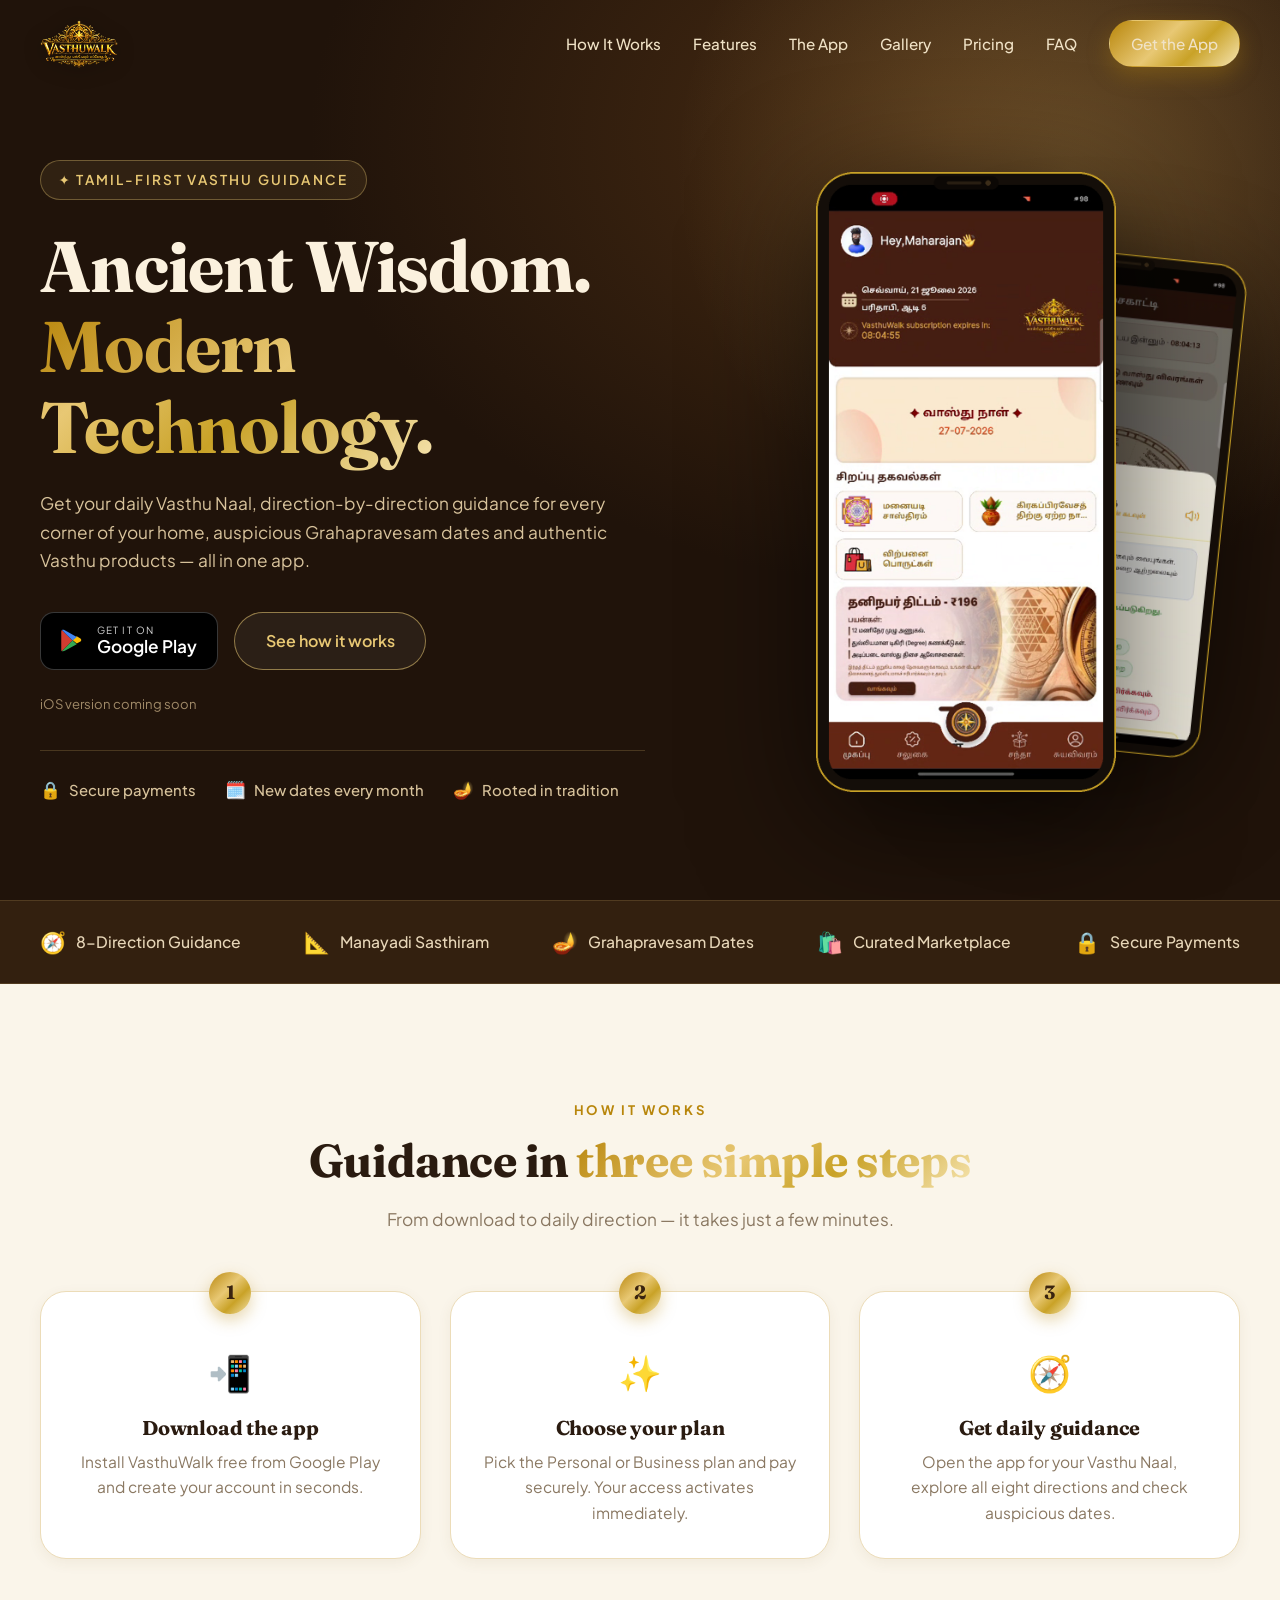
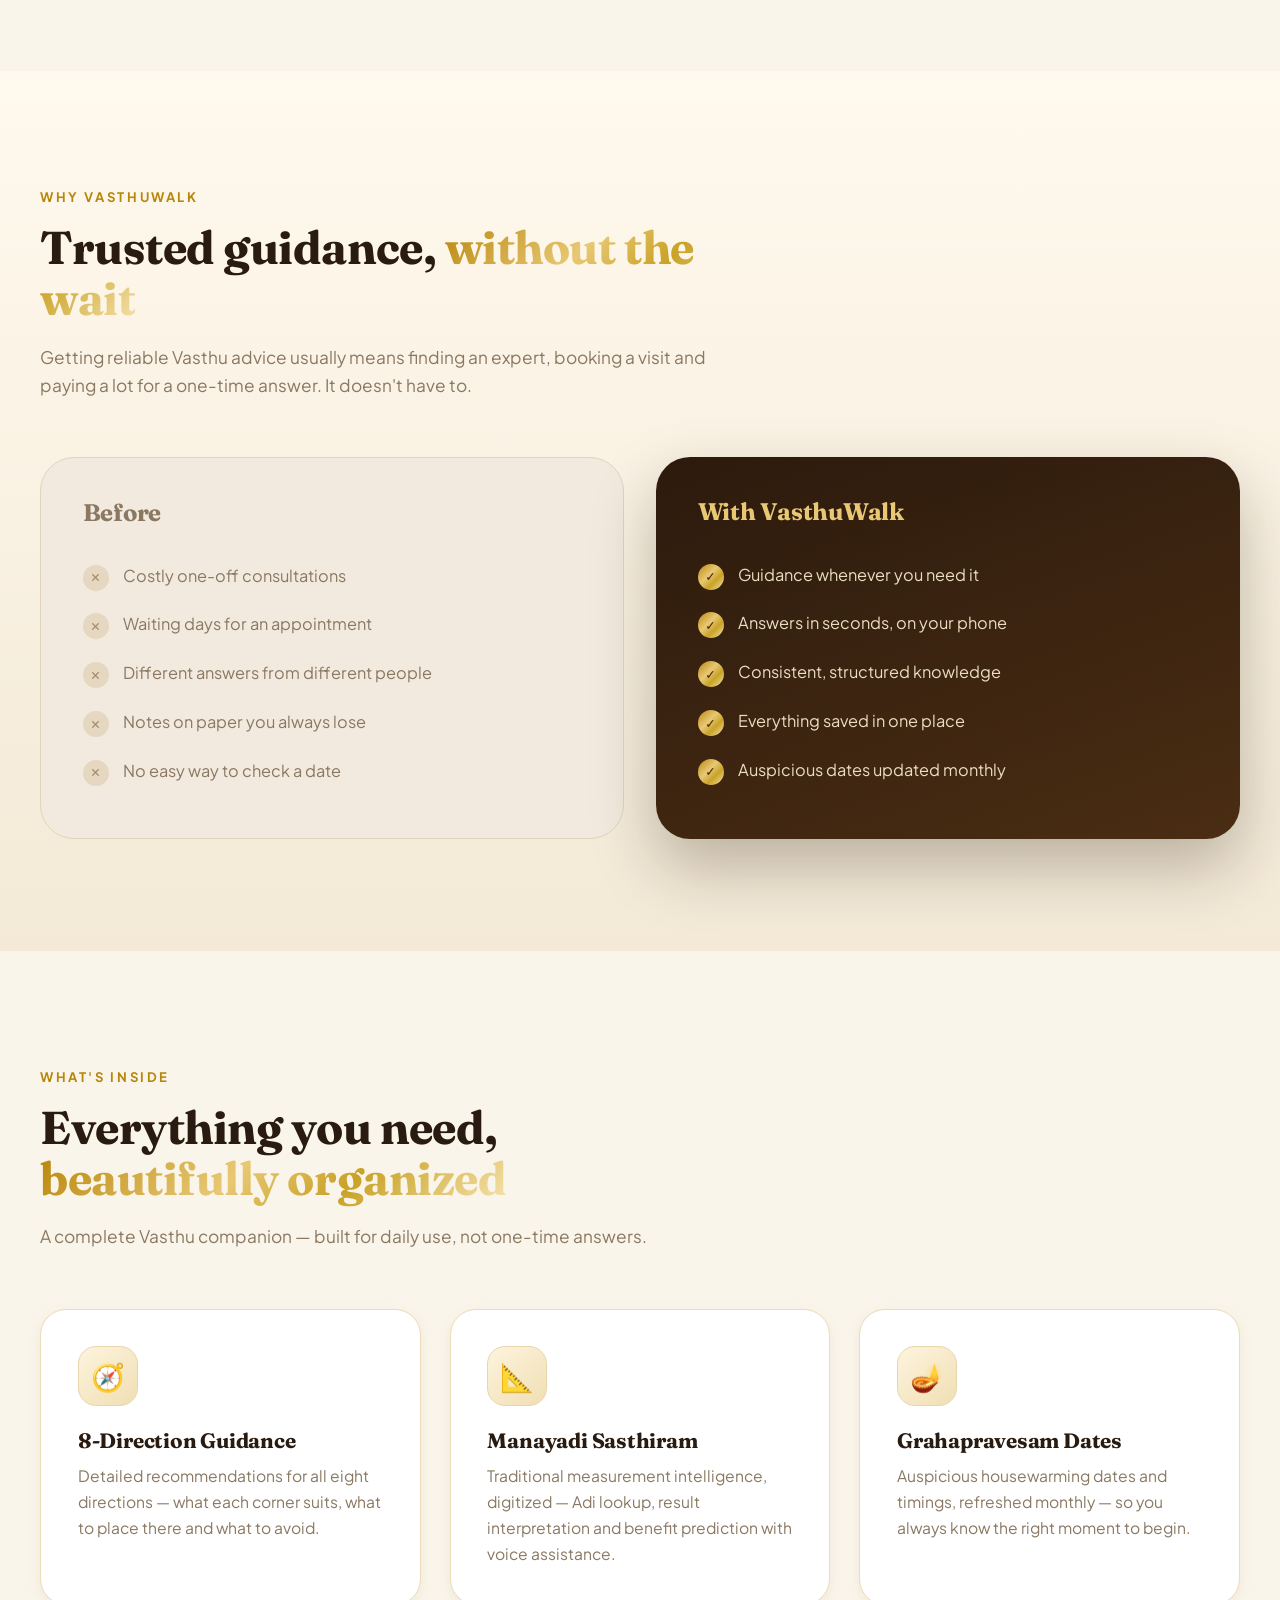
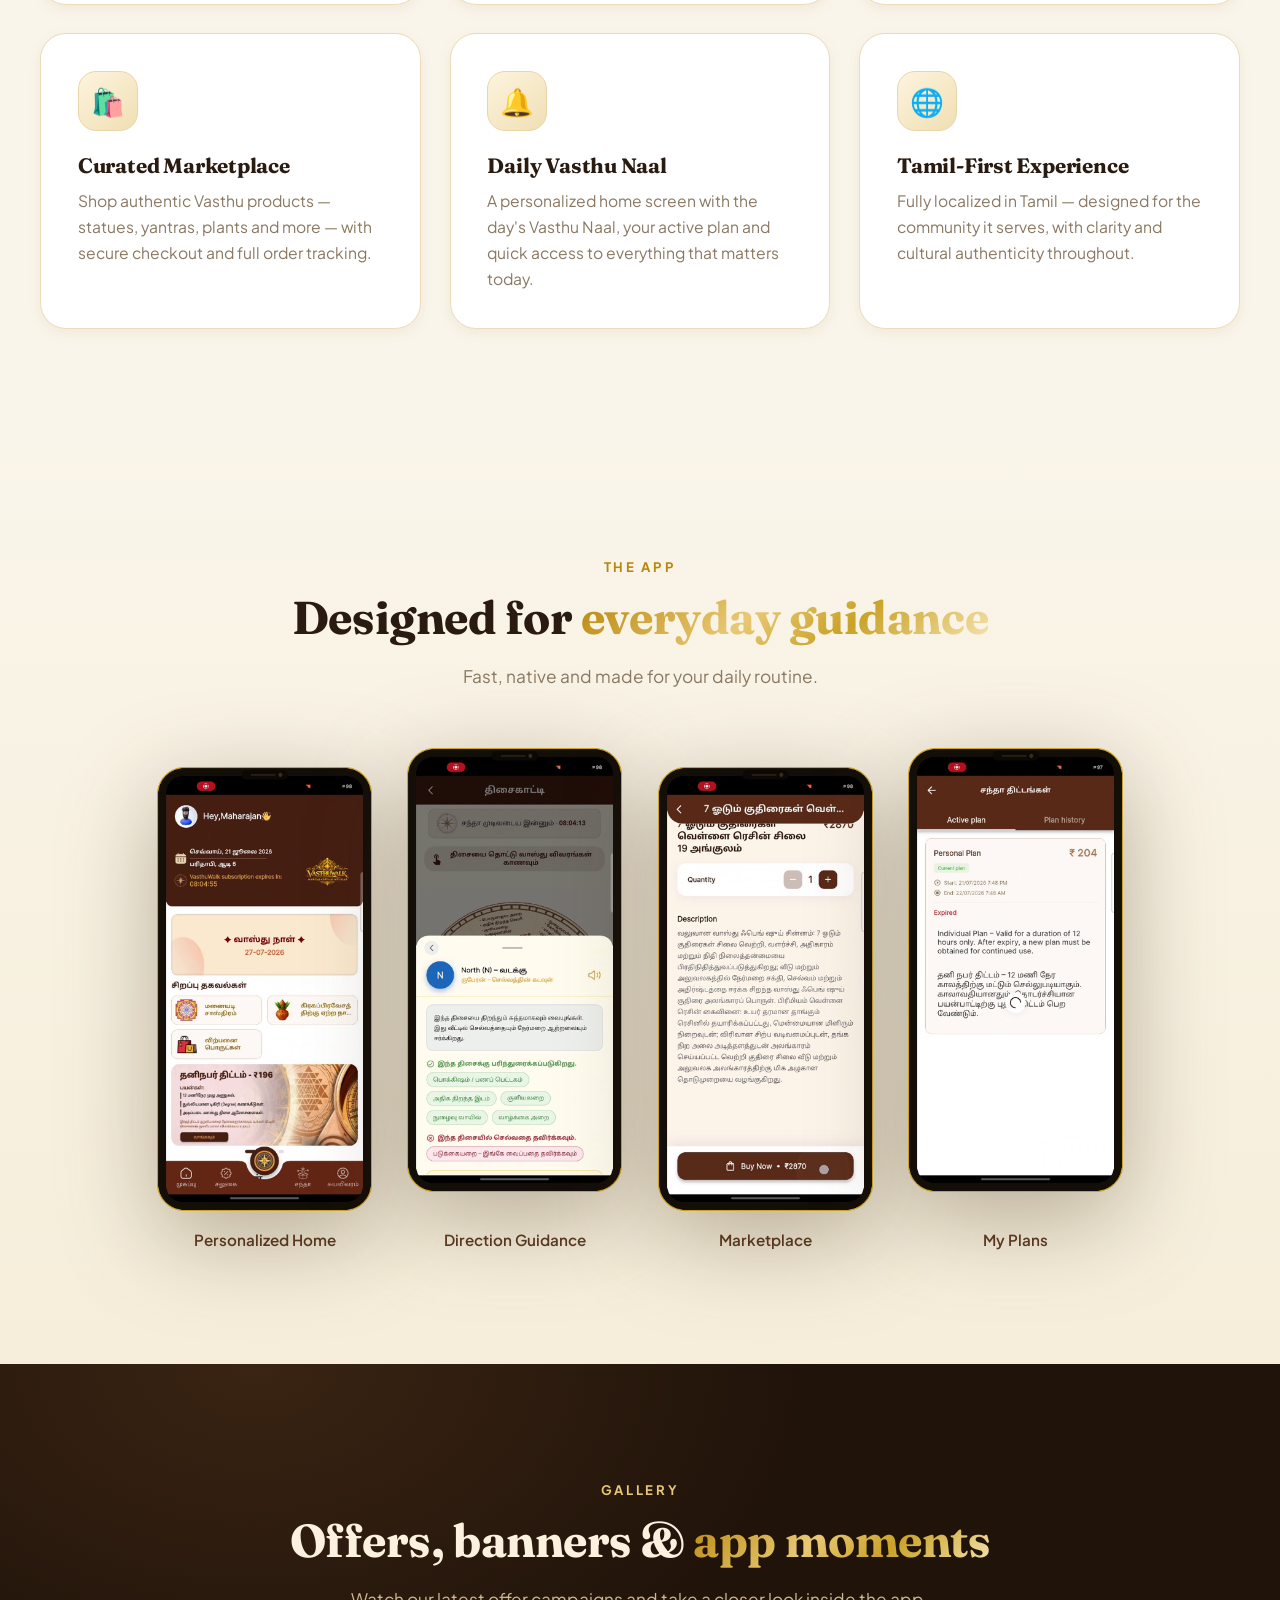
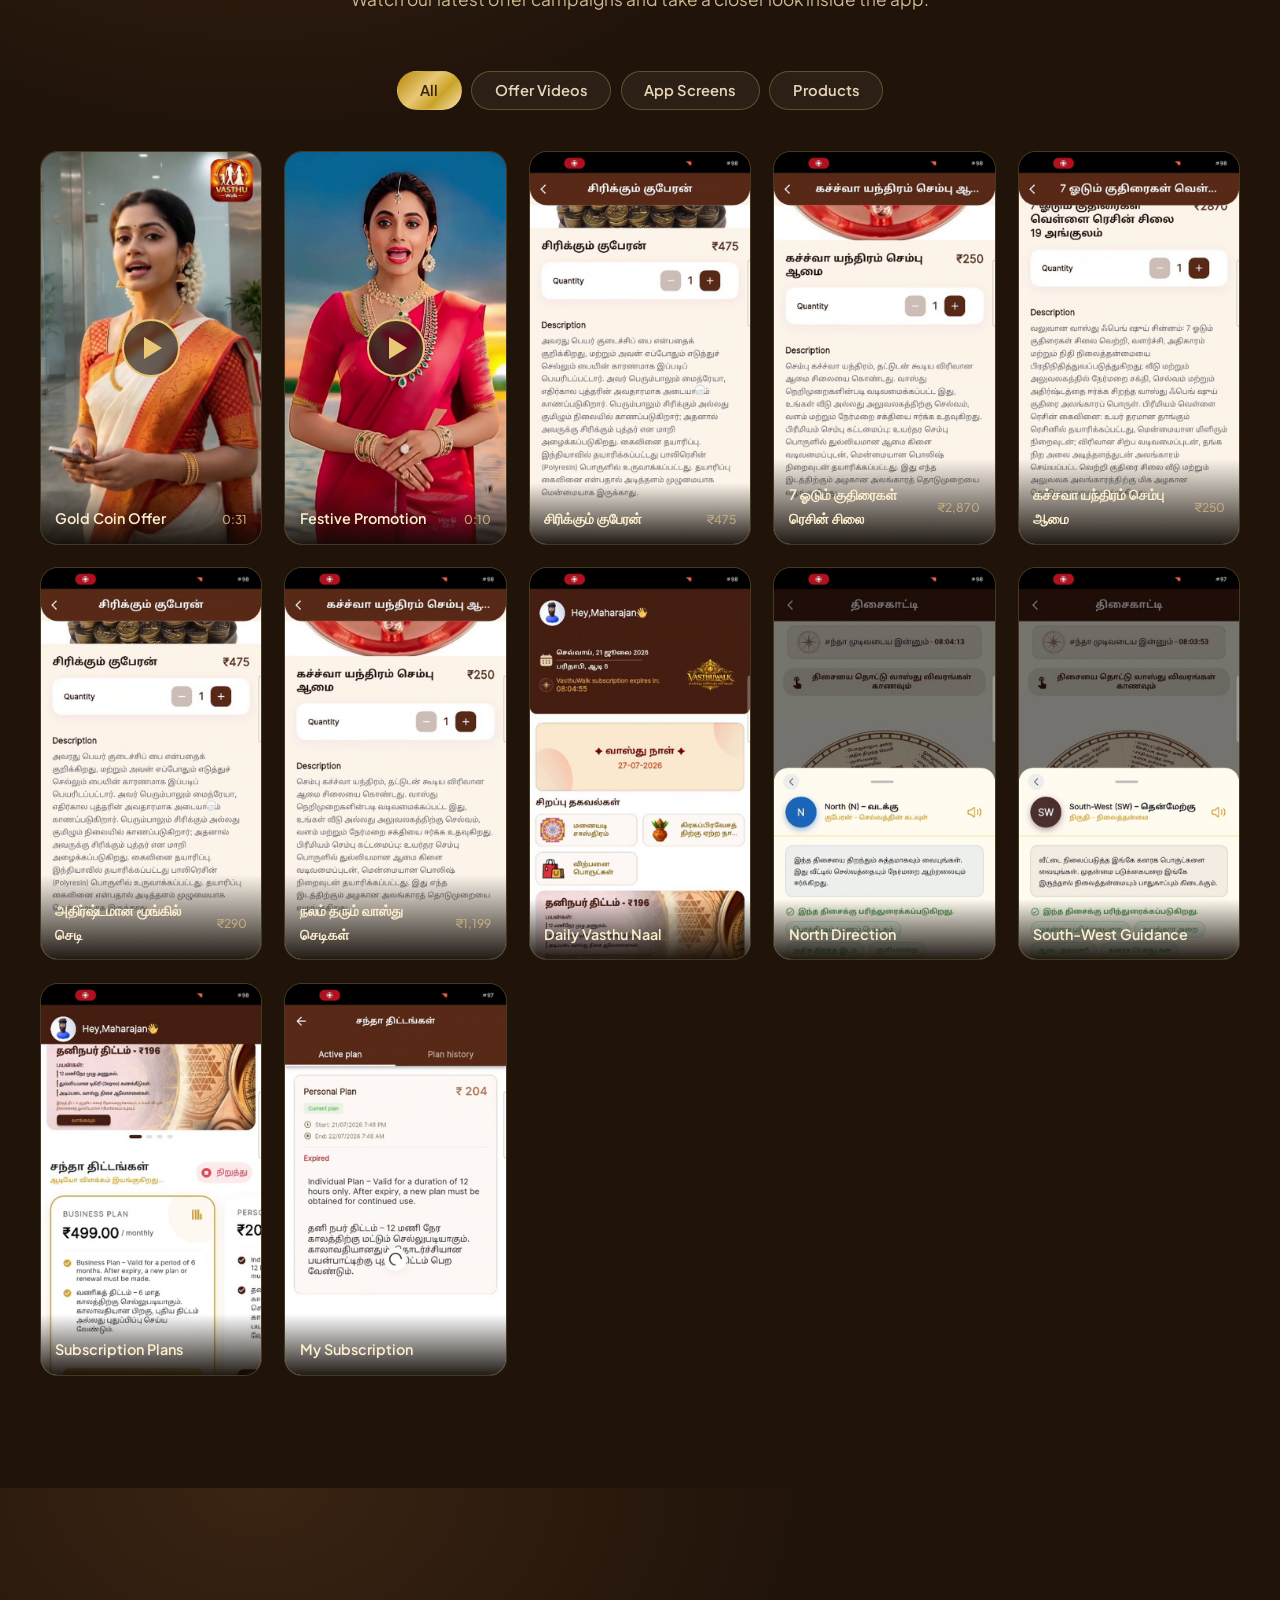
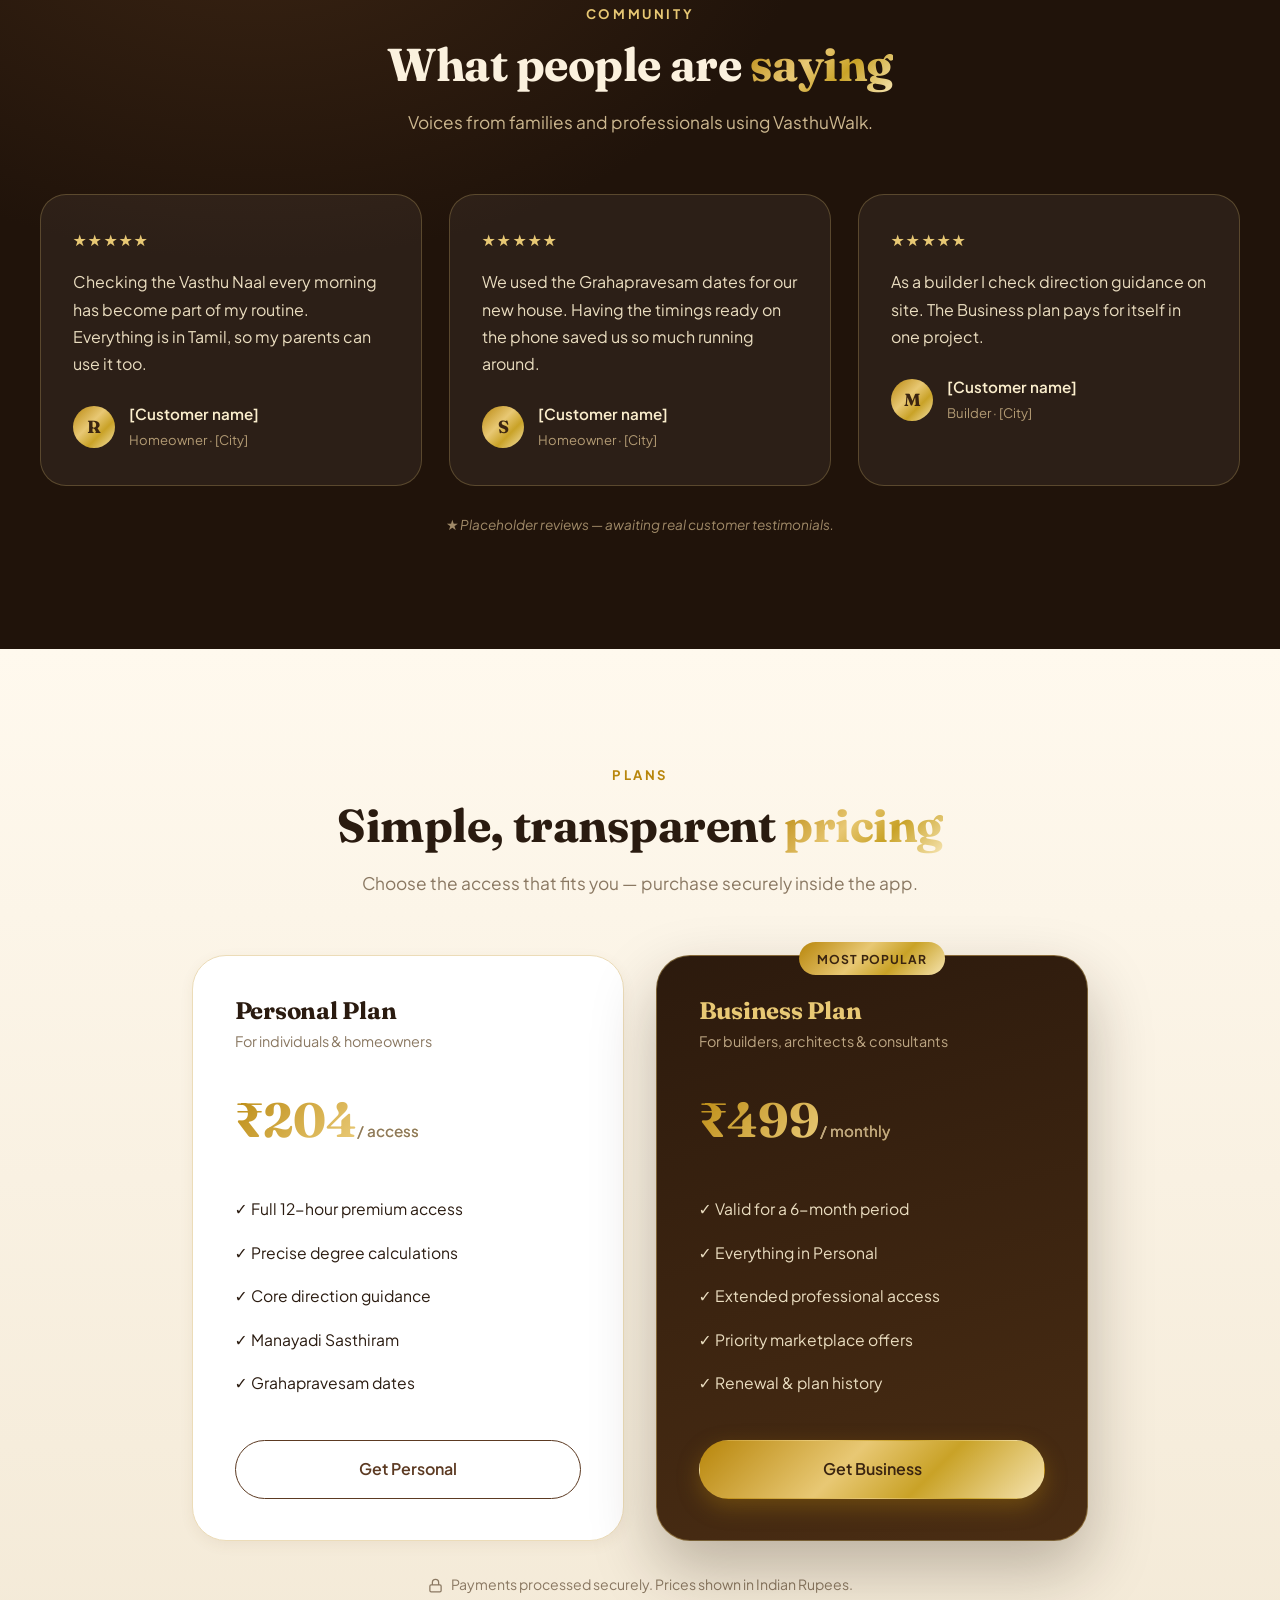
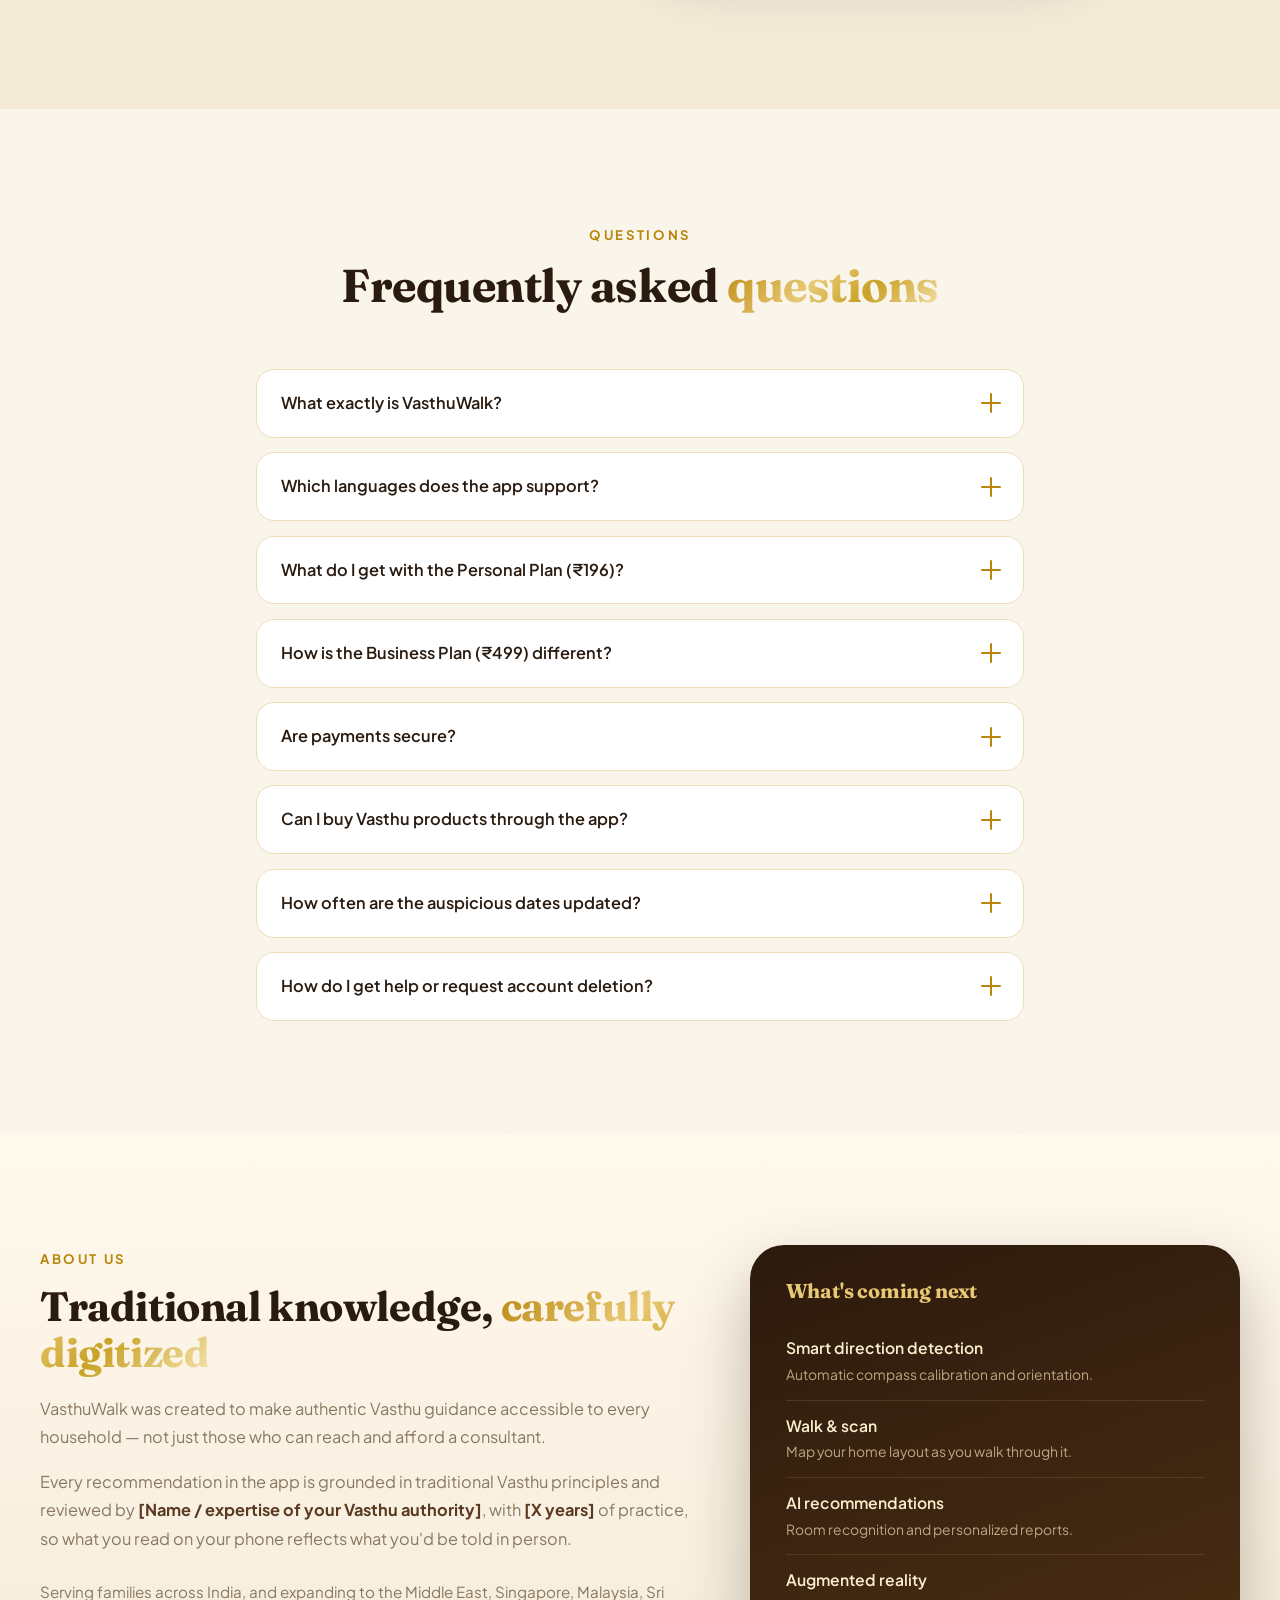
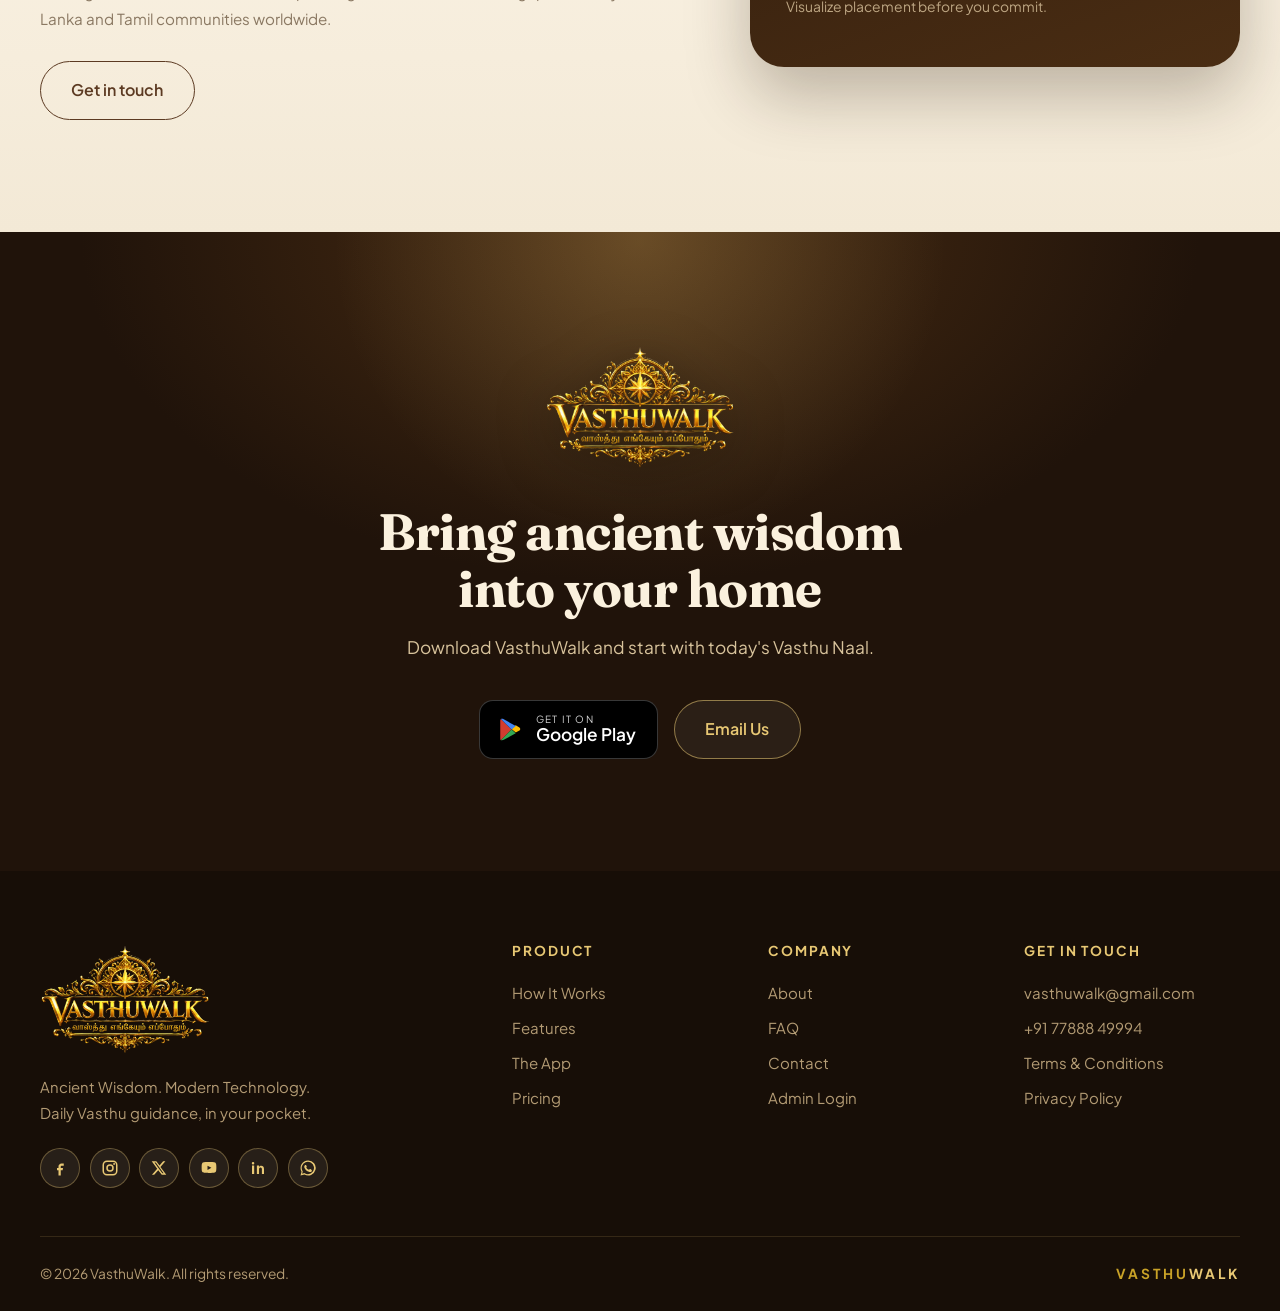
<file: index.html>
<!DOCTYPE html>
<html lang="en">
<head>
<meta charset="UTF-8">
<meta name="viewport" content="width=device-width, initial-scale=1.0">
<title>VasthuWalk — Daily Vasthu Guidance in Your Pocket</title>
<meta name="description" content="VasthuWalk brings traditional Vasthu wisdom to your phone — daily Vasthu Naal, 8-direction guidance, auspicious Grahapravesam dates and a curated marketplace. Tamil-first, available on Google Play.">
<meta name="theme-color" content="#20130a">
<meta property="og:title" content="VasthuWalk — Ancient Wisdom. Modern Technology.">
<meta property="og:description" content="Daily Vasthu Naal, 8-direction guidance, auspicious dates and a curated marketplace — in one Tamil-first app.">
<meta property="og:type" content="website">
<meta property="og:image" content="assets/img/logo.png">
<link rel="icon" href="assets/img/logo.png">
<link rel="preconnect" href="https://fonts.googleapis.com">
<link rel="preconnect" href="https://fonts.gstatic.com" crossorigin>
<link href="https://fonts.googleapis.com/css2?family=Fraunces:opsz,wght@9..144,600;9..144,700&family=Plus+Jakarta+Sans:wght@400;500;600;700&display=swap" rel="stylesheet">
<link rel="stylesheet" href="css/styles.css">
<link rel="stylesheet" href="css/login.css">
<link rel="stylesheet" href="css/gallery.css">
</head>
<body>

<a class="skip" href="#main">Skip to content</a>

<!-- ============ HEADER ============ -->
<header class="hdr" id="hdr">
  <div class="wrap hdr-in">
    <a class="brand" href="#hero" aria-label="VasthuWalk home">
      <img src="assets/img/logo.png" alt="VasthuWalk" class="brand-logo">
    </a>
    <nav class="nav" id="nav" aria-label="Primary">
      <a href="#how">How It Works</a>
      <a href="#features">Features</a>
      <a href="#app">The App</a>
      <a href="#gallery">Gallery</a>
      <a href="#pricing">Pricing</a>
      <a href="#faq">FAQ</a>
      <a href="https://play.google.com/store/apps/details?id=com.vasthuwalk.app" class="btn btn-gold btn-sm" target="_blank" rel="noopener">Get the App</a>
    </nav>
    <button class="burger" id="burger" aria-label="Toggle menu" aria-expanded="false" aria-controls="nav">
      <span></span><span></span><span></span>
    </button>
  </div>
</header>

<main id="main">

<!-- ============ HERO ============ -->
<section class="hero" id="hero">
  <div class="hero-bg" aria-hidden="true"></div>
  <div class="hero-glow" aria-hidden="true"></div>
  <div class="wrap hero-in">
    <div class="hero-copy">
      <span class="eyebrow reveal">✦ Tamil-First Vasthu Guidance</span>
      <h1 class="reveal">Ancient Wisdom.<br><span class="grad">Modern Technology.</span></h1>
      <p class="hero-sub reveal">Get your daily Vasthu Naal, direction-by-direction guidance for every corner of your home, auspicious Grahapravesam dates and authentic Vasthu products — all in one app.</p>

      <div class="hero-cta reveal">
        <a class="store-badge" href="https://play.google.com/store/apps/details?id=com.vasthuwalk.app" target="_blank" rel="noopener" aria-label="Get VasthuWalk on Google Play">
          <svg viewBox="0 0 24 24" aria-hidden="true"><path fill="#EA4335" d="M3.6 1.8 13.4 11.6 3.6 21.4c-.4-.3-.6-.8-.6-1.4V3.2c0-.6.2-1.1.6-1.4z" opacity=".9"/><path fill="#FBBC04" d="m17.3 7.7 3.4 1.9c1 .6 1 2.2 0 2.8l-3.4 1.9-3.9-3.3 3.9-3.3z"/><path fill="#34A853" d="M3.6 21.4 13.4 11.6l3.9 3.3-11 6.2c-.9.5-1.9.4-2.7.3z"/><path fill="#4285F4" d="M3.6 1.8c.8-.1 1.8-.2 2.7.3l11 6.2-3.9 3.3L3.6 1.8z"/></svg>
          <span><small>GET IT ON</small><b>Google Play</b></span>
        </a>
        <a href="#how" class="btn btn-ghost">See how it works</a>
      </div>
      <p class="ios-note reveal">iOS version coming soon</p>

      <ul class="hero-trust reveal">
        <li><span aria-hidden="true">🔒</span>Secure payments</li>
        <li><span aria-hidden="true">🗓️</span>New dates every month</li>
        <li><span aria-hidden="true">🪔</span>Rooted in tradition</li>
      </ul>
    </div>

    <div class="hero-art reveal">
      <img src="assets/img/phones/home.png" alt="VasthuWalk app home screen showing the daily Vasthu Naal" class="ph ph-main" loading="eager">
      <img src="assets/img/phones/direction.png" alt="Direction-based Vasthu guidance screen" class="ph ph-side" loading="lazy">
    </div>
  </div>
</section>

<!-- ============ VALUE STRIP ============ -->
<section class="strip">
  <div class="wrap strip-in">
    <div class="strip-item"><span>🧭</span>8-Direction Guidance</div>
    <div class="strip-item"><span>📐</span>Manayadi Sasthiram</div>
    <div class="strip-item"><span>🪔</span>Grahapravesam Dates</div>
    <div class="strip-item"><span>🛍️</span>Curated Marketplace</div>
    <div class="strip-item"><span>🔒</span>Secure Payments</div>
  </div>
</section>

<!-- ============ HOW IT WORKS ============ -->
<section class="sec" id="how">
  <div class="wrap">
    <div class="sec-head center reveal">
      <span class="kicker">How It Works</span>
      <h2>Guidance in <em>three simple steps</em></h2>
      <p class="sec-lead">From download to daily direction — it takes just a few minutes.</p>
    </div>

    <div class="steps">
      <article class="step reveal">
        <span class="step-n">1</span>
        <div class="step-ico">📲</div>
        <h3>Download the app</h3>
        <p>Install VasthuWalk free from Google Play and create your account in seconds.</p>
      </article>
      <article class="step reveal">
        <span class="step-n">2</span>
        <div class="step-ico">✨</div>
        <h3>Choose your plan</h3>
        <p>Pick the Personal or Business plan and pay securely. Your access activates immediately.</p>
      </article>
      <article class="step reveal">
        <span class="step-n">3</span>
        <div class="step-ico">🧭</div>
        <h3>Get daily guidance</h3>
        <p>Open the app for your Vasthu Naal, explore all eight directions and check auspicious dates.</p>
      </article>
    </div>
  </div>
</section>

<!-- ============ PROBLEM / SOLUTION ============ -->
<section class="sec sec-alt" id="why">
  <div class="wrap">
    <div class="sec-head reveal">
      <span class="kicker">Why VasthuWalk</span>
      <h2>Trusted guidance, <em>without the wait</em></h2>
      <p class="sec-lead">Getting reliable Vasthu advice usually means finding an expert, booking a visit and paying a lot for a one-time answer. It doesn't have to.</p>
    </div>

    <div class="ps-grid">
      <div class="ps-card ps-old reveal">
        <h3>Before</h3>
        <ul class="ps-list">
          <li><i class="x">✕</i>Costly one-off consultations</li>
          <li><i class="x">✕</i>Waiting days for an appointment</li>
          <li><i class="x">✕</i>Different answers from different people</li>
          <li><i class="x">✕</i>Notes on paper you always lose</li>
          <li><i class="x">✕</i>No easy way to check a date</li>
        </ul>
      </div>
      <div class="ps-card ps-new reveal">
        <h3>With VasthuWalk</h3>
        <ul class="ps-list">
          <li><i class="t">✓</i>Guidance whenever you need it</li>
          <li><i class="t">✓</i>Answers in seconds, on your phone</li>
          <li><i class="t">✓</i>Consistent, structured knowledge</li>
          <li><i class="t">✓</i>Everything saved in one place</li>
          <li><i class="t">✓</i>Auspicious dates updated monthly</li>
        </ul>
      </div>
    </div>
  </div>
</section>

<!-- ============ FEATURES ============ -->
<section class="sec" id="features">
  <div class="wrap">
    <div class="sec-head reveal">
      <span class="kicker">What's Inside</span>
      <h2>Everything you need, <em>beautifully organized</em></h2>
      <p class="sec-lead">A complete Vasthu companion — built for daily use, not one-time answers.</p>
    </div>

    <div class="feat-grid">
      <article class="feat reveal">
        <div class="feat-ico">🧭</div>
        <h3>8-Direction Guidance</h3>
        <p>Detailed recommendations for all eight directions — what each corner suits, what to place there and what to avoid.</p>
      </article>
      <article class="feat reveal">
        <div class="feat-ico">📐</div>
        <h3>Manayadi Sasthiram</h3>
        <p>Traditional measurement intelligence, digitized — Adi lookup, result interpretation and benefit prediction with voice assistance.</p>
      </article>
      <article class="feat reveal">
        <div class="feat-ico">🪔</div>
        <h3>Grahapravesam Dates</h3>
        <p>Auspicious housewarming dates and timings, refreshed monthly — so you always know the right moment to begin.</p>
      </article>
      <article class="feat reveal">
        <div class="feat-ico">🛍️</div>
        <h3>Curated Marketplace</h3>
        <p>Shop authentic Vasthu products — statues, yantras, plants and more — with secure checkout and full order tracking.</p>
      </article>
      <article class="feat reveal">
        <div class="feat-ico">🔔</div>
        <h3>Daily Vasthu Naal</h3>
        <p>A personalized home screen with the day's Vasthu Naal, your active plan and quick access to everything that matters today.</p>
      </article>
      <article class="feat reveal">
        <div class="feat-ico">🌐</div>
        <h3>Tamil-First Experience</h3>
        <p>Fully localized in Tamil — designed for the community it serves, with clarity and cultural authenticity throughout.</p>
      </article>
    </div>
  </div>
</section>

<!-- ============ APP SHOWCASE ============ -->
<section class="sec app" id="app">
  <div class="wrap">
    <div class="sec-head center reveal">
      <span class="kicker">The App</span>
      <h2>Designed for <em>everyday guidance</em></h2>
      <p class="sec-lead">Fast, native and made for your daily routine.</p>
    </div>

    <div class="app-show">
      <figure class="app-ph reveal"><img src="assets/img/phones/home.png" alt="Home dashboard with Vasthu Naal" loading="lazy"><figcaption>Personalized Home</figcaption></figure>
      <figure class="app-ph up reveal"><img src="assets/img/phones/direction.png" alt="Eight direction Vasthu guidance" loading="lazy"><figcaption>Direction Guidance</figcaption></figure>
      <figure class="app-ph reveal"><img src="assets/img/phones/product.png" alt="Marketplace product listing" loading="lazy"><figcaption>Marketplace</figcaption></figure>
      <figure class="app-ph up reveal"><img src="assets/img/phones/myplans.png" alt="Subscription plan and history" loading="lazy"><figcaption>My Plans</figcaption></figure>
    </div>
  </div>
</section>

<!-- ============ GALLERY ============ -->
<section class="sec sec-dark gallery" id="gallery">
  <div class="wrap">
    <div class="sec-head center reveal">
      <span class="kicker">Gallery</span>
      <h2>Offers, banners &amp; <em>app moments</em></h2>
      <p class="sec-lead">Watch our latest offer campaigns and take a closer look inside the app.</p>
    </div>

    <!-- filter tabs -->
    <div class="gal-tabs reveal" role="tablist">
      <button class="gal-tab is-on" data-filter="all" role="tab" aria-selected="true">All</button>
      <button class="gal-tab" data-filter="video" role="tab" aria-selected="false">Offer Videos</button>
      <button class="gal-tab" data-filter="screen" role="tab" aria-selected="false">App Screens</button>
      <button class="gal-tab" data-filter="banner" role="tab" aria-selected="false">Banners</button>
      <button class="gal-tab" data-filter="product" role="tab" aria-selected="false">Products</button>
    </div>

    <div class="gal-grid" id="galGrid">

      <!-- videos -->
      <figure class="gal-item is-video reveal" data-type="video"
              data-src="assets/gallery/videos/offer-gold-coin.mp4" data-title="Gold Coin Offer">
        <img src="assets/gallery/videos/offer-gold-coin.jpg" alt="Gold Coin offer campaign" loading="lazy">
        <span class="play" aria-hidden="true"></span>
        <figcaption>Gold Coin Offer<small>0:31</small></figcaption>
      </figure>

      <figure class="gal-item is-video reveal" data-type="video"
              data-src="assets/gallery/videos/offer1.mp4" data-title="Festive Promotion">
        <img src="assets/gallery/videos/offer1.jpg" alt="Festive promotional campaign" loading="lazy">
        <span class="play" aria-hidden="true"></span>
        <figcaption>Festive Promotion<small>0:10</small></figcaption>
      </figure>

      <!-- app screens -->
      <figure class="gal-item reveal" data-type="screen" data-src="assets/gallery/shots/home.jpg" data-title="Daily Vasthu Naal">
        <img src="assets/gallery/shots/home.jpg" alt="App home screen with daily Vasthu Naal" loading="lazy">
        <figcaption>Daily Vasthu Naal</figcaption>
      </figure>
      <figure class="gal-item reveal" data-type="screen" data-src="assets/gallery/shots/direction-n.jpg" data-title="North Direction Guidance">
        <img src="assets/gallery/shots/direction-n.jpg" alt="North direction guidance screen" loading="lazy">
        <figcaption>North Direction</figcaption>
      </figure>
      <figure class="gal-item reveal" data-type="screen" data-src="assets/gallery/shots/direction-sw.jpg" data-title="South-West Guidance">
        <img src="assets/gallery/shots/direction-sw.jpg" alt="South-west direction guidance screen" loading="lazy">
        <figcaption>South-West Guidance</figcaption>
      </figure>
      <figure class="gal-item reveal" data-type="screen" data-src="assets/gallery/shots/plans.jpg" data-title="Subscription Plans">
        <img src="assets/gallery/shots/plans.jpg" alt="Subscription plans screen" loading="lazy">
        <figcaption>Subscription Plans</figcaption>
      </figure>
      <figure class="gal-item reveal" data-type="screen" data-src="assets/gallery/shots/myplans.jpg" data-title="My Subscription">
        <img src="assets/gallery/shots/myplans.jpg" alt="My subscription and plan history" loading="lazy">
        <figcaption>My Subscription</figcaption>
      </figure>

      <!-- products -->
      <figure class="gal-item reveal" data-type="product" data-src="assets/gallery/shots/product-1.jpg" data-title="Vasthu Statue">
        <img src="assets/gallery/shots/product-1.jpg" alt="Vasthu statue product listing" loading="lazy">
        <figcaption>Vasthu Statue</figcaption>
      </figure>
      <figure class="gal-item reveal" data-type="product" data-src="assets/gallery/shots/product-2.jpg" data-title="Vasthu Products">
        <img src="assets/gallery/shots/product-2.jpg" alt="Vasthu product detail" loading="lazy">
        <figcaption>Vasthu Products</figcaption>
      </figure>
      <figure class="gal-item reveal" data-type="product" data-src="assets/gallery/shots/product-3.jpg" data-title="Copper Yantra">
        <img src="assets/gallery/shots/product-3.jpg" alt="Copper yantra product" loading="lazy">
        <figcaption>Copper Yantra</figcaption>
      </figure>

    </div>
  </div>
</section>

<!-- lightbox -->
<div class="lb" id="lightbox" role="dialog" aria-modal="true" aria-label="Gallery viewer" hidden>
  <button class="lb-close" id="lbClose" aria-label="Close">&times;</button>
  <button class="lb-nav lb-prev" id="lbPrev" aria-label="Previous">&#8249;</button>
  <div class="lb-stage" id="lbStage"></div>
  <button class="lb-nav lb-next" id="lbNext" aria-label="Next">&#8250;</button>
  <p class="lb-cap" id="lbCap"></p>
</div>

<!-- ============ TESTIMONIALS ============
     PLACEHOLDER CONTENT — replace with real, permission-granted reviews.
     Do not publish these as if they were genuine customers. See README.
============================================================ -->
<section class="sec sec-dark" id="reviews">
  <div class="wrap">
    <div class="sec-head center reveal">
      <span class="kicker">Community</span>
      <h2>What people are <em>saying</em></h2>
      <p class="sec-lead">Voices from families and professionals using VasthuWalk.</p>
    </div>

    <div class="quotes">
      <figure class="quote reveal">
        <div class="stars" aria-label="5 out of 5">★★★★★</div>
        <blockquote>Checking the Vasthu Naal every morning has become part of my routine. Everything is in Tamil, so my parents can use it too.</blockquote>
        <figcaption><span class="av">R</span><span><b>[Customer name]</b><small>Homeowner · [City]</small></span></figcaption>
      </figure>
      <figure class="quote reveal">
        <div class="stars" aria-label="5 out of 5">★★★★★</div>
        <blockquote>We used the Grahapravesam dates for our new house. Having the timings ready on the phone saved us so much running around.</blockquote>
        <figcaption><span class="av">S</span><span><b>[Customer name]</b><small>Homeowner · [City]</small></span></figcaption>
      </figure>
      <figure class="quote reveal">
        <div class="stars" aria-label="5 out of 5">★★★★★</div>
        <blockquote>As a builder I check direction guidance on site. The Business plan pays for itself in one project.</blockquote>
        <figcaption><span class="av">M</span><span><b>[Customer name]</b><small>Builder · [City]</small></span></figcaption>
      </figure>
    </div>
    <p class="quotes-note reveal">★ Placeholder reviews — awaiting real customer testimonials.</p>
  </div>
</section>

<!-- ============ PRICING ============ -->
<section class="sec sec-alt" id="pricing">
  <div class="wrap">
    <div class="sec-head center reveal">
      <span class="kicker">Plans</span>
      <h2>Simple, transparent <em>pricing</em></h2>
      <p class="sec-lead">Choose the access that fits you — purchase securely inside the app.</p>
    </div>

    <div class="price-grid">
      <div class="price reveal">
        <div class="price-top">
          <h3>Personal Plan</h3>
          <p class="price-for">For individuals &amp; homeowners</p>
        </div>
        <div class="price-amt">₹196<span>/ access</span></div>
        <ul class="price-list">
          <li>✓ Full 12-hour premium access</li>
          <li>✓ Precise degree calculations</li>
          <li>✓ Core direction guidance</li>
          <li>✓ Manayadi Sasthiram</li>
          <li>✓ Grahapravesam dates</li>
        </ul>
        <a href="https://play.google.com/store/apps/details?id=com.vasthuwalk.app" target="_blank" rel="noopener" class="btn btn-outline w-full">Get Personal</a>
      </div>

      <div class="price feat-price reveal">
        <span class="price-badge">Most Popular</span>
        <div class="price-top">
          <h3>Business Plan</h3>
          <p class="price-for">For builders, architects &amp; consultants</p>
        </div>
        <div class="price-amt">₹499<span>/ monthly</span></div>
        <ul class="price-list">
          <li>✓ Valid for a 6-month period</li>
          <li>✓ Everything in Personal</li>
          <li>✓ Extended professional access</li>
          <li>✓ Priority marketplace offers</li>
          <li>✓ Renewal &amp; plan history</li>
        </ul>
        <a href="https://play.google.com/store/apps/details?id=com.vasthuwalk.app" target="_blank" rel="noopener" class="btn btn-gold w-full">Get Business</a>
      </div>
    </div>

    <p class="pay-note reveal">
      <svg viewBox="0 0 24 24" width="15" height="15" fill="none" stroke="currentColor" stroke-width="2"><rect x="3" y="11" width="18" height="11" rx="2"/><path d="M7 11V7a5 5 0 0 1 10 0v4"/></svg>
      Payments processed securely. Prices shown in Indian Rupees.
    </p>
  </div>
</section>

<!-- ============ FAQ ============ -->
<section class="sec" id="faq">
  <div class="wrap">
    <div class="sec-head center reveal">
      <span class="kicker">Questions</span>
      <h2>Frequently asked <em>questions</em></h2>
    </div>

    <div class="faq-list">
      <details class="faq reveal">
        <summary>What exactly is VasthuWalk?<i aria-hidden="true"></i></summary>
        <div class="faq-a"><p>VasthuWalk is a mobile app that brings traditional Vasthu knowledge to your phone. It gives you the daily Vasthu Naal, detailed guidance for all eight directions of your home, auspicious Grahapravesam dates, Manayadi Sasthiram calculations, and a marketplace of authentic Vasthu products.</p></div>
      </details>

      <details class="faq reveal">
        <summary>Which languages does the app support?<i aria-hidden="true"></i></summary>
        <div class="faq-a"><p>The app is Tamil-first — the guidance, product listings and interface are presented in Tamil so the content stays culturally accurate and easy for families to read together.</p></div>
      </details>

      <details class="faq reveal">
        <summary>What do I get with the Personal Plan (₹196)?<i aria-hidden="true"></i></summary>
        <div class="faq-a"><p>The Personal Plan unlocks full premium access for a 12-hour window, including precise degree calculations and core direction-based Vasthu guidance. It suits homeowners who need answers for a specific decision.</p></div>
      </details>

      <details class="faq reveal">
        <summary>How is the Business Plan (₹499) different?<i aria-hidden="true"></i></summary>
        <div class="faq-a"><p>The Business Plan is valid for a six-month period rather than a single session, making it suited to builders, architects and consultants who need to check guidance repeatedly across projects. After it expires, a new plan or renewal is required.</p></div>
      </details>

      <details class="faq reveal">
        <summary>Are payments secure?<i aria-hidden="true"></i></summary>
        <div class="faq-a"><p>Yes. Subscription and marketplace payments are handled through a secure payment gateway, and your plan activates automatically once payment is confirmed. You can view your full plan and payment history inside the app.</p></div>
      </details>

      <details class="faq reveal">
        <summary>Can I buy Vasthu products through the app?<i aria-hidden="true"></i></summary>
        <div class="faq-a"><p>Yes. The in-app marketplace carries curated items such as statues, yantras and plants. Each order moves through a clear status flow — pending, confirmed, dispatched and delivered — so you always know where your purchase is.</p></div>
      </details>

      <details class="faq reveal">
        <summary>How often are the auspicious dates updated?<i aria-hidden="true"></i></summary>
        <div class="faq-a"><p>Grahapravesam dates and Vasthu Naal information are maintained monthly, so the listings you see in the app stay current without needing an app update.</p></div>
      </details>

      <details class="faq reveal">
        <summary>How do I get help or request account deletion?<i aria-hidden="true"></i></summary>
        <div class="faq-a"><p>Email <a href="mailto:vasthuwalk@gmail.com">vasthuwalk@gmail.com</a> or call <a href="tel:+917788849994">+91 77888 49994</a>. You can request an update or deletion of your personal information at any time — see our <a href="privacy.html">Privacy Policy</a>.</p></div>
      </details>
    </div>
  </div>
</section>

<!-- ============ ABOUT ============
     PLACEHOLDER: replace [ ] fields with real founder / expert credentials.
============================================================ -->
<section class="sec sec-alt" id="about">
  <div class="wrap about-grid">
    <div class="reveal">
      <span class="kicker">About Us</span>
      <h2 class="about-h">Traditional knowledge, <em>carefully digitized</em></h2>
      <p>VasthuWalk was created to make authentic Vasthu guidance accessible to every household — not just those who can reach and afford a consultant.</p>
      <p>Every recommendation in the app is grounded in traditional Vasthu principles and reviewed by <b>[Name / expertise of your Vasthu authority]</b>, with <b>[X years]</b> of practice, so what you read on your phone reflects what you'd be told in person.</p>
      <p class="about-reach">Serving families across India, and expanding to the Middle East, Singapore, Malaysia, Sri Lanka and Tamil communities worldwide.</p>
      <a href="#contact" class="btn btn-outline">Get in touch</a>
    </div>
    <div class="about-next reveal">
      <h3>What's coming next</h3>
      <ul>
        <li><b>Smart direction detection</b><span>Automatic compass calibration and orientation.</span></li>
        <li><b>Walk &amp; scan</b><span>Map your home layout as you walk through it.</span></li>
        <li><b>AI recommendations</b><span>Room recognition and personalized reports.</span></li>
        <li><b>Augmented reality</b><span>Visualize placement before you commit.</span></li>
      </ul>
    </div>
  </div>
</section>

<!-- ============ CTA ============ -->
<section class="cta" id="contact">
  <div class="cta-glow" aria-hidden="true"></div>
  <div class="wrap cta-in">
    <img src="assets/img/logo.png" alt="" class="cta-logo" aria-hidden="true">
    <h2 class="reveal">Bring ancient wisdom<br>into your home</h2>
    <p class="reveal">Download VasthuWalk and start with today's Vasthu Naal.</p>
    <div class="cta-btns reveal">
      <a class="store-badge" href="https://play.google.com/store/apps/details?id=com.vasthuwalk.app" target="_blank" rel="noopener" aria-label="Get VasthuWalk on Google Play">
        <svg viewBox="0 0 24 24" aria-hidden="true"><path fill="#EA4335" d="M3.6 1.8 13.4 11.6 3.6 21.4c-.4-.3-.6-.8-.6-1.4V3.2c0-.6.2-1.1.6-1.4z" opacity=".9"/><path fill="#FBBC04" d="m17.3 7.7 3.4 1.9c1 .6 1 2.2 0 2.8l-3.4 1.9-3.9-3.3 3.9-3.3z"/><path fill="#34A853" d="M3.6 21.4 13.4 11.6l3.9 3.3-11 6.2c-.9.5-1.9.4-2.7.3z"/><path fill="#4285F4" d="M3.6 1.8c.8-.1 1.8-.2 2.7.3l11 6.2-3.9 3.3L3.6 1.8z"/></svg>
        <span><small>GET IT ON</small><b>Google Play</b></span>
      </a>
      <a href="mailto:vasthuwalk@gmail.com" class="btn btn-ghost">Email Us</a>
    </div>
  </div>
</section>

</main>

<!-- ============ FOOTER ============ -->
<footer class="ftr">
  <div class="wrap ftr-in">
    <div class="ftr-brand">
      <img src="assets/img/logo.png" alt="VasthuWalk" class="ftr-logo">
      <p>Ancient Wisdom. Modern Technology.<br>Daily Vasthu guidance, in your pocket.</p>
      <div class="social" data-social></div>
    </div>
    <div class="ftr-col">
      <h4>Product</h4>
      <a href="#how">How It Works</a>
      <a href="#features">Features</a>
      <a href="#app">The App</a>
      <a href="#pricing">Pricing</a>
    </div>
    <div class="ftr-col">
      <h4>Company</h4>
      <a href="#about">About</a>
      <a href="#faq">FAQ</a>
      <a href="#contact">Contact</a>
      <a href="login.html">Admin Login</a>
    </div>
    <div class="ftr-col">
      <h4>Get in Touch</h4>
      <a href="mailto:vasthuwalk@gmail.com">vasthuwalk@gmail.com</a>
      <a href="tel:+917788849994">+91 77888 49994</a>
      <a href="terms.html">Terms &amp; Conditions</a>
      <a href="privacy.html">Privacy Policy</a>
    </div>
  </div>
  <div class="wrap ftr-bot">
    <span>© <span data-yr>2026</span> VasthuWalk. All rights reserved.</span>
    <span class="ftr-mark">VASTHU<b>WALK</b></span>
  </div>
</footer>

<script src="js/content.js"></script>
<script src="js/social.js"></script>
<script src="js/gallery.js"></script>
<script src="js/main.js"></script>
</body>
</html>
</file>
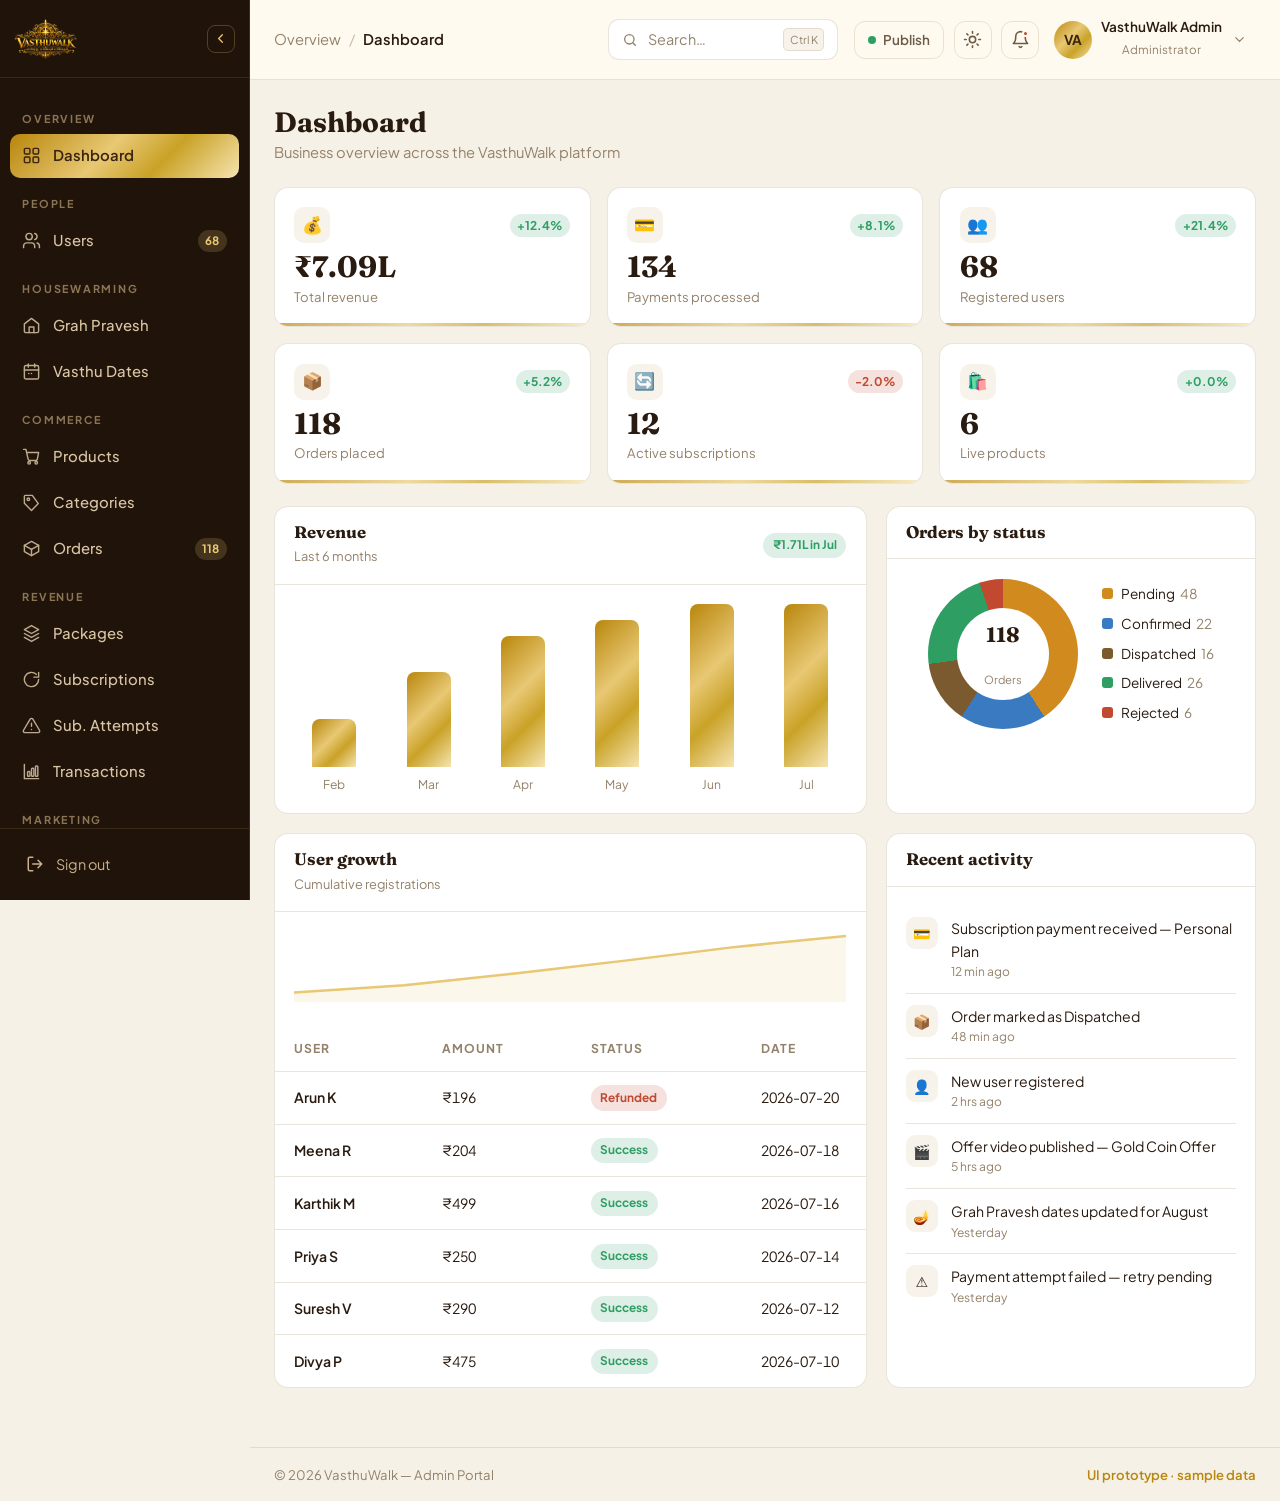
<file: admin/index.html>
<!DOCTYPE html>
<html lang="en" data-theme="light">
<head>
<meta charset="UTF-8">
<meta name="viewport" content="width=device-width, initial-scale=1.0">
<title>Admin Portal — VasthuWalk</title>
<meta name="robots" content="noindex,nofollow">
<meta name="theme-color" content="#faf5ea">
<link rel="icon" href="/assets/img/logo.png">
<link rel="preconnect" href="https://fonts.googleapis.com">
<link rel="preconnect" href="https://fonts.gstatic.com" crossorigin>
<link href="https://fonts.googleapis.com/css2?family=Fraunces:opsz,wght@9..144,600;9..144,700&family=Plus+Jakarta+Sans:wght@400;500;600;700&display=swap" rel="stylesheet">
<link rel="stylesheet" href="/admin/css/admin.css">
</head>
<body>

<div class="shell">

  <!-- ============ SIDEBAR ============ -->
  <aside class="side" id="side">
    <div class="side-top">
      <a href="/index.html" class="side-brand">
        <img src="/assets/img/logo.png" alt="VasthuWalk">
      </a>
      <button class="side-collapse" id="sideCollapse" aria-label="Collapse sidebar">
        <svg viewBox="0 0 24 24" fill="none" stroke="currentColor" stroke-width="2" stroke-linecap="round"><path d="M15 18l-6-6 6-6"/></svg>
      </button>
    </div>

    <nav class="side-nav" id="sideNav" aria-label="Admin modules">
      <span class="nav-label">Overview</span>
      <a href="#/dashboard" data-ico="grid">Dashboard</a>

      <span class="nav-label">People</span>
      <a href="#/users" data-ico="users">Users<em id="cUsers"></em></a>

      <span class="nav-label">Housewarming</span>
      <a href="#/grahpravesh" data-ico="home">Grah Pravesh</a>
      <a href="#/vasthudates" data-ico="calendar">Vasthu Dates</a>

      <span class="nav-label">Commerce</span>
      <a href="#/products" data-ico="cart">Products</a>
      <a href="#/categories" data-ico="tag">Categories</a>
      <a href="#/orders" data-ico="box">Orders<em id="cOrders"></em></a>

      <span class="nav-label">Revenue</span>
      <a href="#/packages" data-ico="layers">Packages</a>
      <a href="#/subscriptions" data-ico="refresh">Subscriptions</a>
      <a href="#/attempts" data-ico="alert">Sub. Attempts</a>
      <a href="#/transactions" data-ico="chart">Transactions</a>

      <span class="nav-label">Marketing</span>
      <a href="#/banners" data-ico="image">Banner Slider</a>
      <a href="#/videos" data-ico="video">Offer Videos</a>

      <span class="nav-label">System</span>
      <a href="#/pages" data-ico="file">Pages</a>
      <a href="#/settings" data-ico="cog">Settings</a>
    </nav>

    <div class="side-foot">
      <a href="/index.html" class="side-exit">
        <svg viewBox="0 0 24 24" fill="none" stroke="currentColor" stroke-width="2" stroke-linecap="round" stroke-linejoin="round"><path d="M9 21H5a2 2 0 0 1-2-2V5a2 2 0 0 1 2-2h4M16 17l5-5-5-5M21 12H9"/></svg>
        <span>Sign out</span>
      </a>
    </div>
  </aside>

  <div class="side-scrim" id="sideScrim"></div>

  <!-- ============ MAIN ============ -->
  <div class="main">

    <header class="topbar">
      <button class="icon-btn burger-btn" id="menuBtn" aria-label="Open menu">
        <svg viewBox="0 0 24 24" fill="none" stroke="currentColor" stroke-width="2" stroke-linecap="round"><path d="M3 6h18M3 12h18M3 18h18"/></svg>
      </button>

      <div class="crumb"><span id="crumbRoot">Admin</span><i>/</i><b id="crumbPage">Dashboard</b></div>

      <button class="search-trigger" id="searchBtn">
        <svg viewBox="0 0 24 24" fill="none" stroke="currentColor" stroke-width="2" stroke-linecap="round"><circle cx="11" cy="11" r="7"/><path d="m20 20-3.5-3.5"/></svg>
        <span>Search…</span><kbd>Ctrl K</kbd>
      </button>

      <div class="top-actions">
        <button class="icon-btn" id="themeBtn" aria-label="Toggle theme" title="Toggle theme">
          <svg class="ico-moon" viewBox="0 0 24 24" fill="none" stroke="currentColor" stroke-width="2" stroke-linecap="round" stroke-linejoin="round"><path d="M21 12.8A9 9 0 1 1 11.2 3a7 7 0 0 0 9.8 9.8z"/></svg>
          <svg class="ico-sun" viewBox="0 0 24 24" fill="none" stroke="currentColor" stroke-width="2" stroke-linecap="round"><circle cx="12" cy="12" r="4"/><path d="M12 2v2M12 20v2M4.9 4.9l1.4 1.4M17.7 17.7l1.4 1.4M2 12h2M20 12h2M4.9 19.1l1.4-1.4M17.7 6.3l1.4-1.4"/></svg>
        </button>

        <div class="bell-wrap">
          <button class="icon-btn" id="bellBtn" aria-label="Notifications">
            <svg viewBox="0 0 24 24" fill="none" stroke="currentColor" stroke-width="2" stroke-linecap="round" stroke-linejoin="round"><path d="M18 8a6 6 0 1 0-12 0c0 7-3 9-3 9h18s-3-2-3-9"/><path d="M13.7 21a2 2 0 0 1-3.4 0"/></svg>
            <span class="dot"></span>
          </button>
          <div class="pop" id="bellPop" hidden>
            <div class="pop-head">Notifications</div>
            <div id="bellList"></div>
          </div>
        </div>

        <div class="who-wrap">
          <button class="who" id="whoBtn" aria-haspopup="true" aria-expanded="false">
            <span class="avatar" id="whoAv">VA</span>
            <span class="who-txt"><b id="whoName">VasthuWalk Admin</b><small id="whoRole">Administrator</small></span>
            <svg class="who-caret" viewBox="0 0 24 24" fill="none" stroke="currentColor" stroke-width="2" stroke-linecap="round"><path d="m6 9 6 6 6-6"/></svg>
          </button>
          <div class="pop acct-pop" id="acctPop" hidden>
            <a href="#/profile" class="acct-item">Profile</a>
            <a href="#/password" class="acct-item">Change Password</a>
            <a href="#/settings" class="acct-item">Setting</a>
            <div class="acct-sep"></div>
            <a href="/index.html" class="acct-item danger">Log Out</a>
          </div>
        </div>
      </div>
    </header>

    <main class="content" id="view"></main>

    <footer class="admin-foot">
      <span>© <span data-yr>2026</span> VasthuWalk — Admin Portal</span>
      <span class="proto">UI prototype · sample data</span>
    </footer>
  </div>
</div>

<!-- command palette -->
<div class="cmdk" id="cmdk" hidden>
  <div class="cmdk-box" role="dialog" aria-modal="true" aria-label="Search">
    <div class="cmdk-input">
      <svg viewBox="0 0 24 24" fill="none" stroke="currentColor" stroke-width="2" stroke-linecap="round"><circle cx="11" cy="11" r="7"/><path d="m20 20-3.5-3.5"/></svg>
      <input type="text" id="cmdkInput" placeholder="Search modules, orders, users…" autocomplete="off">
      <kbd>Esc</kbd>
    </div>
    <div class="cmdk-list" id="cmdkList"></div>
  </div>
</div>

<!-- slide-over drawer (create / edit / view) -->
<div class="drawer-wrap" id="drawerWrap" hidden>
  <div class="drawer-scrim" id="drawerScrim"></div>
  <aside class="drawer" role="dialog" aria-modal="true" aria-labelledby="drawerTitle">
    <header class="drawer-head">
      <div><small id="drawerKind">Edit</small><h3 id="drawerTitle">Record</h3></div>
      <button class="icon-btn" id="drawerClose" aria-label="Close">
        <svg viewBox="0 0 24 24" fill="none" stroke="currentColor" stroke-width="2" stroke-linecap="round"><path d="M18 6 6 18M6 6l12 12"/></svg>
      </button>
    </header>
    <div class="drawer-body" id="drawerBody"></div>
    <footer class="drawer-foot" id="drawerFoot"></footer>
  </aside>
</div>

<!-- confirm dialog -->
<div class="modal-wrap" id="confirmWrap" hidden>
  <div class="modal" role="alertdialog" aria-modal="true" aria-labelledby="confirmTitle">
    <div class="modal-ico">!</div>
    <h3 id="confirmTitle">Delete record?</h3>
    <p id="confirmText">This action cannot be undone.</p>
    <div class="modal-foot">
      <button class="btn btn-line" id="confirmNo">Cancel</button>
      <button class="btn btn-danger" id="confirmYes">Delete</button>
    </div>
  </div>
</div>

<!-- generic form modal (Grah Pravesh / Vasthu dates) -->
<div class="modal-wrap" id="formModal" hidden>
  <div class="modal modal-lg" role="dialog" aria-modal="true" aria-labelledby="fmTitle">
    <header class="fm-head">
      <h3 id="fmTitle">Add</h3>
      <button class="fm-x" id="fmClose" aria-label="Close">
        <svg viewBox="0 0 24 24" fill="none" stroke="currentColor" stroke-width="2" stroke-linecap="round"><path d="M18 6 6 18M6 6l12 12"/></svg>
      </button>
    </header>
    <div class="fm-body" id="fmBody"></div>
    <footer class="fm-foot" id="fmFoot"></footer>
  </div>
</div>

<div class="toasts" id="toasts"></div>

<script src="/admin/js/data.js"></script>
<script src="/admin/js/modules/packages.js"></script>
<script src="/admin/js/modules/subscriptions.js"></script>
<script src="/admin/js/modules/banners.js"></script>
<script src="/admin/js/modules/videos.js"></script>
<script src="/admin/js/modules/pages.js"></script>
<script src="/admin/js/modules/settings.js"></script>
<script src="/admin/js/modules/publish.js"></script>
<script src="/admin/js/admin.js"></script>
</body>
</html>
</file>
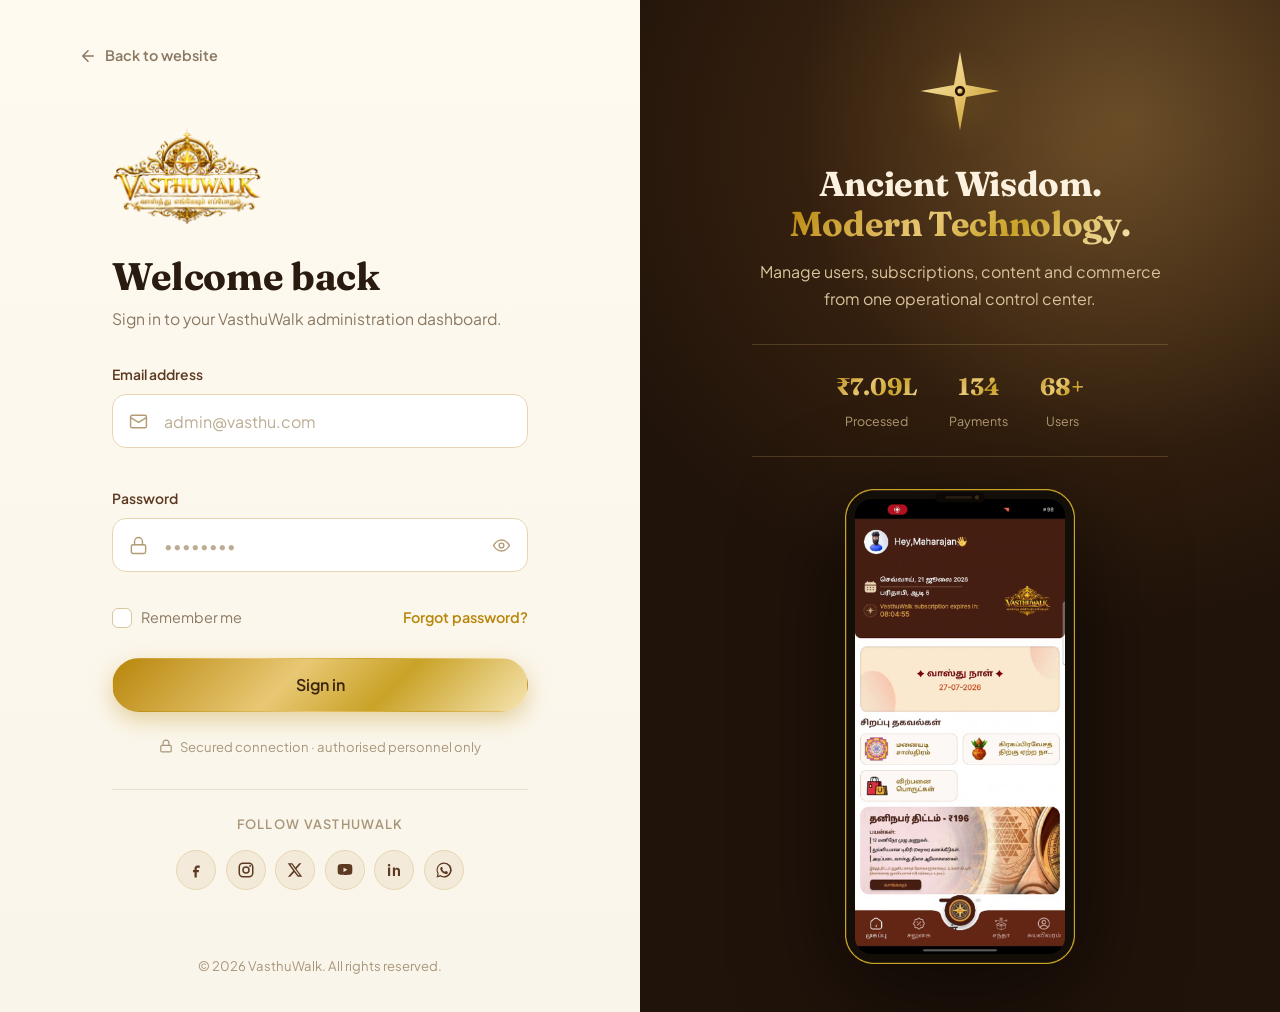
<file: login.html>
<!DOCTYPE html>
<html lang="en">
<head>
<meta charset="UTF-8">
<meta name="viewport" content="width=device-width, initial-scale=1.0">
<title>Admin Login — VasthuWalk</title>
<meta name="description" content="Secure administrator login for the VasthuWalk platform.">
<meta name="robots" content="noindex,nofollow">
<meta name="theme-color" content="#20130a">
<link rel="icon" href="assets/img/logo.png">
<link rel="preconnect" href="https://fonts.googleapis.com">
<link rel="preconnect" href="https://fonts.gstatic.com" crossorigin>
<link href="https://fonts.googleapis.com/css2?family=Fraunces:opsz,wght@9..144,600;9..144,700&family=Plus+Jakarta+Sans:wght@400;500;600;700&display=swap" rel="stylesheet">
<link rel="stylesheet" href="css/styles.css">
<link rel="stylesheet" href="css/login.css">
</head>
<body class="login-body">

<main class="auth">

  <!-- ============ LEFT: FORM ============ -->
  <section class="auth-form-side">
    <a href="index.html" class="back-link" aria-label="Back to website">
      <svg viewBox="0 0 24 24" width="18" height="18" fill="none" stroke="currentColor" stroke-width="2" stroke-linecap="round" stroke-linejoin="round"><path d="M19 12H5M12 19l-7-7 7-7"/></svg>
      Back to website
    </a>

    <div class="auth-box">
      <img src="assets/img/logo.png" alt="VasthuWalk" class="auth-logo">

      <h1>Welcome back</h1>
      <p class="auth-sub">Sign in to your VasthuWalk administration dashboard.</p>

      <!-- PROTOTYPE: submits to the local admin portal demo.
           For real auth, install as a Laravel Blade view, restore
           action="https://www.vasthuwalk.com/login" and add @csrf. -->
      <form class="auth-fields" id="loginForm" method="get" action="admin/index.html" novalidate>

        <div class="field">
          <label for="email">Email address</label>
          <div class="input-wrap">
            <svg class="ico" viewBox="0 0 24 24" fill="none" stroke="currentColor" stroke-width="1.8" stroke-linecap="round" stroke-linejoin="round"><rect x="2" y="4" width="20" height="16" rx="2"/><path d="m22 7-10 6L2 7"/></svg>
            <input type="email" id="email" name="email" placeholder="admin@vasthu.com" autocomplete="username" required>
          </div>
          <span class="err" data-for="email"></span>
        </div>

        <div class="field">
          <label for="password">Password</label>
          <div class="input-wrap">
            <svg class="ico" viewBox="0 0 24 24" fill="none" stroke="currentColor" stroke-width="1.8" stroke-linecap="round" stroke-linejoin="round"><rect x="3" y="11" width="18" height="11" rx="2"/><path d="M7 11V7a5 5 0 0 1 10 0v4"/></svg>
            <input type="password" id="password" name="password" placeholder="••••••••" autocomplete="current-password" required>
            <button type="button" class="peek" id="peek" aria-label="Show password">
              <svg viewBox="0 0 24 24" fill="none" stroke="currentColor" stroke-width="1.8" stroke-linecap="round" stroke-linejoin="round"><path d="M2 12s3.6-7 10-7 10 7 10 7-3.6 7-10 7-10-7-10-7Z"/><circle cx="12" cy="12" r="3"/></svg>
            </button>
          </div>
          <span class="err" data-for="password"></span>
        </div>

        <div class="field-row">
          <label class="check">
            <input type="checkbox" name="remember" id="remember">
            <span class="box"><svg viewBox="0 0 24 24" fill="none" stroke="currentColor" stroke-width="3" stroke-linecap="round" stroke-linejoin="round"><path d="M20 6 9 17l-5-5"/></svg></span>
            Remember me
          </label>
          <a href="https://www.vasthuwalk.com/forgot-password" class="forgot">Forgot password?</a>
        </div>

        <button type="submit" class="btn btn-gold w-full auth-submit">
          <span class="label">Sign in</span>
          <span class="spin" aria-hidden="true"></span>
        </button>
      </form>

      <p class="secure-note">
        <svg viewBox="0 0 24 24" width="14" height="14" fill="none" stroke="currentColor" stroke-width="2"><rect x="3" y="11" width="18" height="11" rx="2"/><path d="M7 11V7a5 5 0 0 1 10 0v4"/></svg>
        Secured connection · authorised personnel only
      </p>

      <!-- social -->
      <div class="auth-social">
        <span>Follow VasthuWalk</span>
        <div class="social" data-social></div>
      </div>
    </div>

    <footer class="auth-foot">© <span data-yr>2026</span> VasthuWalk. All rights reserved.</footer>
  </section>

  <!-- ============ RIGHT: BRAND PANEL ============ -->
  <aside class="auth-brand-side" aria-hidden="true">
    <div class="ab-glow"></div>
    <div class="ab-inner">
      <svg class="ab-compass" viewBox="0 0 100 100" width="86" height="86">
        <defs><linearGradient id="cg" x1="0" y1="0" x2="1" y2="1">
          <stop offset="0" stop-color="#f6e4b0"/><stop offset=".5" stop-color="#e8c874"/><stop offset="1" stop-color="#b8860b"/>
        </linearGradient></defs>
        <g fill="url(#cg)">
          <path d="M50 4 L57 43 L96 50 L57 57 L50 96 L43 57 L4 50 L43 43 Z"/>
          <path d="M50 16 L54 46 L84 50 L54 54 L50 84 L46 54 L16 50 L46 46 Z" opacity=".55"/>
        </g>
        <circle cx="50" cy="50" r="6" fill="#241408"/><circle cx="50" cy="50" r="3" fill="url(#cg)"/>
      </svg>

      <h2>Ancient Wisdom.<br><span class="grad">Modern Technology.</span></h2>
      <p>Manage users, subscriptions, content and commerce from one operational control center.</p>

      <div class="ab-stats">
        <div><b>₹7.09L</b><span>Processed</span></div>
        <div><b>134</b><span>Payments</span></div>
        <div><b>68+</b><span>Users</span></div>
      </div>

      <img src="assets/img/phones/home.png" alt="" class="ab-phone">
    </div>
  </aside>

</main>

<script src="js/social.js"></script>
<script src="js/login.js"></script>
</body>
</html>
</file>
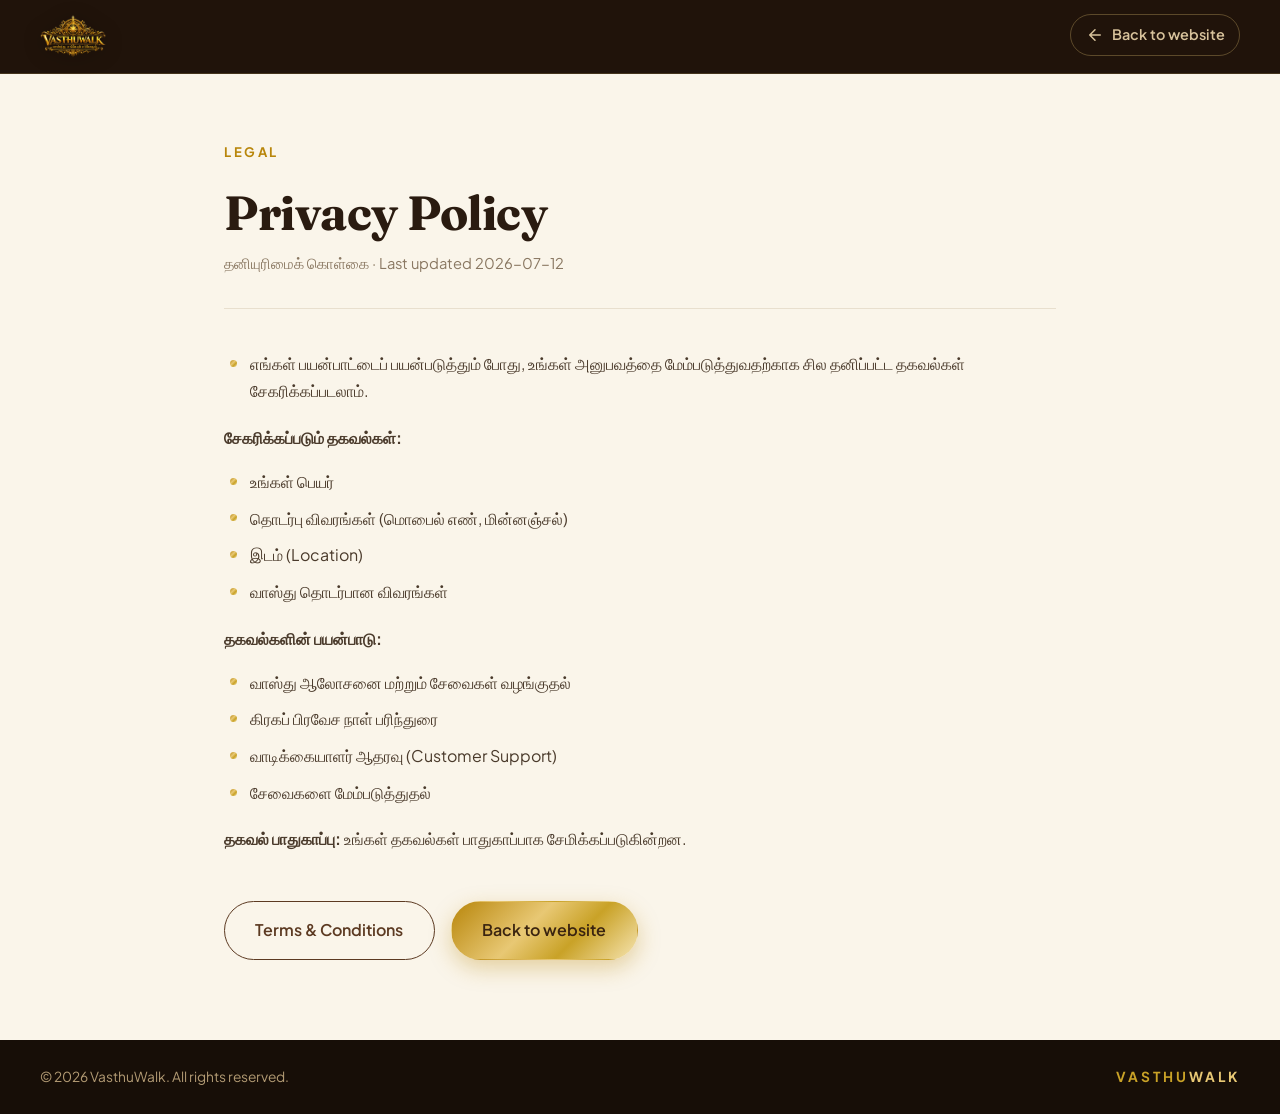
<file: privacy.html>
<!DOCTYPE html>
<html lang="en">
<head>
<meta charset="UTF-8">
<meta name="viewport" content="width=device-width, initial-scale=1.0">
<title>Privacy Policy — VasthuWalk</title>
<meta name="description" content="How VasthuWalk collects, uses and protects your personal information.">
<meta name="theme-color" content="#20130a">
<link rel="icon" href="assets/img/logo.png">
<link rel="preconnect" href="https://fonts.googleapis.com">
<link rel="preconnect" href="https://fonts.gstatic.com" crossorigin>
<link href="https://fonts.googleapis.com/css2?family=Fraunces:opsz,wght@9..144,600;9..144,700&family=Plus+Jakarta+Sans:wght@400;500;600;700&display=swap" rel="stylesheet">
<link rel="stylesheet" href="css/styles.css">
<link rel="stylesheet" href="css/login.css">
<link rel="stylesheet" href="css/legal.css">
</head>
<body class="legal-body">

<header class="legal-hdr">
  <div class="wrap legal-hdr-in">
    <a href="index.html" class="brand"><img src="assets/img/logo.png" alt="VasthuWalk" class="brand-logo"></a>
    <a href="index.html" class="back-link">
      <svg viewBox="0 0 24 24" width="18" height="18" fill="none" stroke="currentColor" stroke-width="2" stroke-linecap="round" stroke-linejoin="round"><path d="M19 12H5M12 19l-7-7 7-7"/></svg>
      Back to website
    </a>
  </div>
</header>

<main class="legal">
  <div class="wrap legal-wrap">

    <div class="legal-head">
      <span class="kicker">Legal</span>
      <h1>Privacy Policy</h1>
      <p class="legal-meta">தனியுரிமைக் கொள்கை · Last updated <time data-page-updated>22 July 2026</time></p>
    </div>

    <div class="legal-body-text" data-page-body="privacy-policy">

      <p class="legal-intro">When you use the VasthuWalk application, we may collect certain personal information in order to improve your experience. This policy explains what we collect, why, and the control you have over it.</p>

      <h2>1. Information we collect <span class="ta">சேகரிக்கப்படும் தகவல்கள்</span></h2>
      <ul>
        <li>Your name <span class="ta">உங்கள் பெயர்</span></li>
        <li>Contact details — mobile number and email <span class="ta">தொடர்பு விவரங்கள் (மொபைல் எண், மின்னஞ்சல்)</span></li>
        <li>Location <span class="ta">இடம் (Location)</span></li>
        <li>Vasthu-related details you provide <span class="ta">வாஸ்து தொடர்பான விவரங்கள்</span></li>
      </ul>

      <h2>2. How we use your information <span class="ta">தகவல்களின் பயன்பாடு</span></h2>
      <p>The information collected is used for the following purposes:</p>
      <ul>
        <li>Providing Vasthu consultation and services <span class="ta">வாஸ்து ஆலோசனை மற்றும் சேவைகள் வழங்குதல்</span></li>
        <li>Recommending Grahapravesam dates <span class="ta">கிரகப் பிரவேச நாள் பரிந்துரை</span></li>
        <li>Customer support <span class="ta">வாடிக்கையாளர் ஆதரவு</span></li>
        <li>Improving our services <span class="ta">சேவைகளை மேம்படுத்துதல்</span></li>
      </ul>

      <h2>3. Data protection <span class="ta">தகவல் பாதுகாப்பு</span></h2>
      <p>Your information is stored securely. It is not shared with any third party without your permission, except where necessary to deliver a service you have requested — such as processing a payment or fulfilling a delivery.</p>
      <p class="ta-block">உங்கள் தகவல்கள் பாதுகாப்பாக சேமிக்கப்படுகின்றன. அனுமதி இல்லாமல் எந்த மூன்றாம் தரப்புக்கும் பகிரப்படாது (Payment அல்லது delivery போன்ற அவசியமான சேவைகள் தவிர).</p>

      <h2>4. Your rights <span class="ta">பயனர் உரிமைகள்</span></h2>
      <p>You may request the following at any time:</p>
      <ul>
        <li><b>Update</b> your information <span class="ta">திருத்த</span></li>
        <li><b>Delete</b> your information <span class="ta">நீக்க</span></li>
      </ul>
      <p>To make a request, contact us using the details below. Account deletion can also be requested from within the app.</p>

      <h2>5. Changes to this policy <span class="ta">கொள்கை மாற்றங்கள்</span></h2>
      <p>This privacy policy may be updated from time to time. When changes are made, notice will be provided within the application.</p>

      <h2>6. Contact us</h2>
      <p>For any question about this policy or your personal data:</p>
      <ul class="contact-list">
        <li>Email <a href="mailto:vasthuwalk@gmail.com">vasthuwalk@gmail.com</a></li>
        <li>Phone <a href="tel:+917788849994">+91 77888 49994</a></li>
      </ul>

      <p class="legal-note">This page reproduces the privacy policy published in the VasthuWalk application. Tamil text is the original; English is provided for convenience.</p>
    </div>

    <div class="legal-foot-nav">
      <a href="terms.html" class="btn btn-outline">Terms &amp; Conditions</a>
      <a href="index.html" class="btn btn-gold">Back to website</a>
    </div>

  </div>
</main>

<footer class="ftr legal-ftr">
  <div class="wrap ftr-bot">
    <span>© <span data-yr>2026</span> VasthuWalk. All rights reserved.</span>
    <span class="ftr-mark">VASTHU<b>WALK</b></span>
  </div>
</footer>

<script src="js/content.js"></script>
<script src="js/social.js"></script>
</body>
</html>
</file>
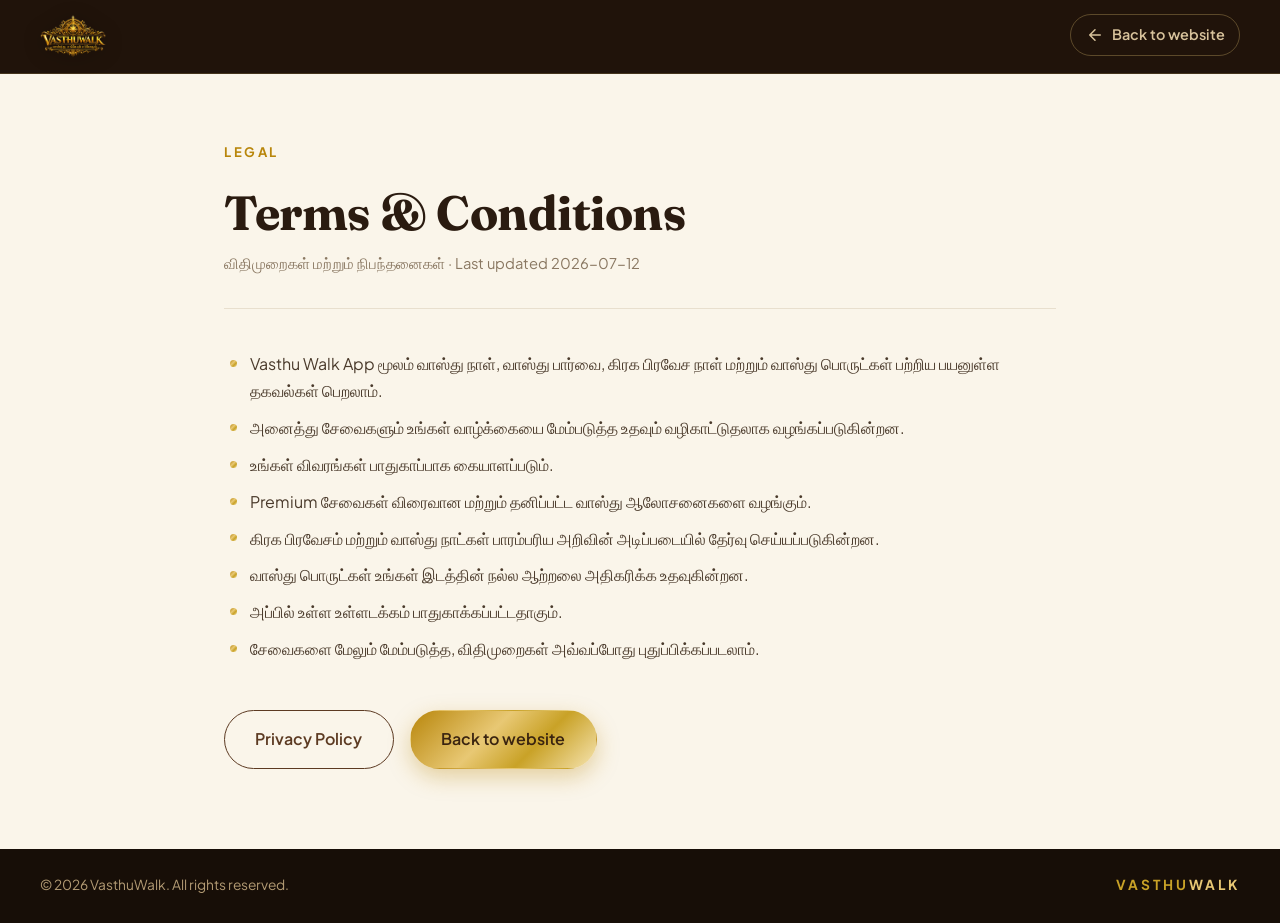
<file: terms.html>
<!DOCTYPE html>
<html lang="en">
<head>
<meta charset="UTF-8">
<meta name="viewport" content="width=device-width, initial-scale=1.0">
<title>Terms &amp; Conditions — VasthuWalk</title>
<meta name="description" content="Terms and conditions for using the VasthuWalk application and services.">
<meta name="theme-color" content="#20130a">
<link rel="icon" href="assets/img/logo.png">
<link rel="preconnect" href="https://fonts.googleapis.com">
<link rel="preconnect" href="https://fonts.gstatic.com" crossorigin>
<link href="https://fonts.googleapis.com/css2?family=Fraunces:opsz,wght@9..144,600;9..144,700&family=Plus+Jakarta+Sans:wght@400;500;600;700&display=swap" rel="stylesheet">
<link rel="stylesheet" href="css/styles.css">
<link rel="stylesheet" href="css/login.css">
<link rel="stylesheet" href="css/legal.css">
</head>
<body class="legal-body">

<header class="legal-hdr">
  <div class="wrap legal-hdr-in">
    <a href="index.html" class="brand"><img src="assets/img/logo.png" alt="VasthuWalk" class="brand-logo"></a>
    <a href="index.html" class="back-link">
      <svg viewBox="0 0 24 24" width="18" height="18" fill="none" stroke="currentColor" stroke-width="2" stroke-linecap="round" stroke-linejoin="round"><path d="M19 12H5M12 19l-7-7 7-7"/></svg>
      Back to website
    </a>
  </div>
</header>

<main class="legal">
  <div class="wrap legal-wrap">

    <div class="legal-head">
      <span class="kicker">Legal</span>
      <h1>Terms &amp; Conditions</h1>
      <p class="legal-meta">விதிமுறைகள் மற்றும் நிபந்தனைகள் · Last updated <time data-page-updated>22 July 2026</time></p>
    </div>

    <div class="legal-body-text" data-page-body="term-condition">

      <p class="legal-intro">By using the VasthuWalk application you agree to the terms set out below. Please read them before purchasing a plan or placing an order.</p>

      <h2>1. Our services</h2>
      <p>Through the VasthuWalk app you can access useful information about Vasthu Naal, Vasthu guidance, Grahapravesam dates and Vasthu products.</p>
      <p class="ta-block">Vasthu Walk App மூலம் வாஸ்து நாள், வாஸ்து பார்வை, கிரக பிரவேச நாள் மற்றும் வாஸ்து பொருட்கள் பற்றிய பயனுள்ள தகவல்கள் பெறலாம்.</p>

      <h2>2. Nature of the guidance</h2>
      <p>All services are provided as guidance intended to help improve your life. They are informational in nature and are not a substitute for professional structural, legal, financial or medical advice.</p>
      <p class="ta-block">அனைத்து சேவைகளும் உங்கள் வாழ்க்கையை மேம்படுத்த உதவும் வழிகாட்டுதலாக வழங்கப்படுகின்றன.</p>

      <h2>3. Traditional basis</h2>
      <p>Grahapravesam dates and Vasthu Naal are selected on the basis of traditional knowledge.</p>
      <p class="ta-block">கிரக பிரவேசம் மற்றும் வாஸ்து நாட்கள் பாரம்பரிய அறிவின் அடிப்படையில் தேர்வு செய்யப்படுகின்றன.</p>

      <h2>4. Premium services</h2>
      <p>Premium plans provide faster and more personalized Vasthu guidance. Plan validity is shown at the time of purchase — the Personal Plan grants access for a limited session, and the Business Plan runs for a fixed period. After expiry, a new plan or renewal is required for continued access.</p>
      <p class="ta-block">Premium சேவைகள் விரைவான மற்றும் தனிப்பட்ட வாஸ்து ஆலோசனைகளை வழங்கும்.</p>

      <h2>5. Vasthu products</h2>
      <p>Vasthu products offered in the marketplace are intended to help enhance the positive energy of your space. Orders progress through pending, confirmed, dispatched and delivered states, which you can track in the app.</p>
      <p class="ta-block">வாஸ்து பொருட்கள் உங்கள் இடத்தின் நல்ல ஆற்றலை அதிகரிக்க உதவுகின்றன.</p>

      <h2>6. Your information</h2>
      <p>Your details are handled securely. See our <a href="privacy.html">Privacy Policy</a> for full details of what we collect and how it is used.</p>
      <p class="ta-block">உங்கள் விவரங்கள் பாதுகாப்பாக கையாளப்படும்.</p>

      <h2>7. Intellectual property</h2>
      <p>The content within the application is protected. It may not be copied, redistributed or resold without permission.</p>
      <p class="ta-block">அப்பில் உள்ள உள்ளடக்கம் பாதுகாக்கப்பட்டதாகும்.</p>

      <h2>8. Changes to these terms</h2>
      <p>To continue improving our services, these terms may be updated from time to time. Continued use of the app after an update constitutes acceptance of the revised terms.</p>
      <p class="ta-block">சேவைகளை மேலும் மேம்படுத்த, விதிமுறைகள் அவ்வப்போது புதுப்பிக்கப்படலாம்.</p>

      <h2>9. Contact us</h2>
      <ul class="contact-list">
        <li>Email <a href="mailto:vasthuwalk@gmail.com">vasthuwalk@gmail.com</a></li>
        <li>Phone <a href="tel:+917788849994">+91 77888 49994</a></li>
      </ul>

      <p class="legal-note">This page reproduces the terms published in the VasthuWalk application. Tamil text is the original; English is provided for convenience. For binding commercial terms — refunds, cancellations and liability — have this document reviewed by a legal professional.</p>
    </div>

    <div class="legal-foot-nav">
      <a href="privacy.html" class="btn btn-outline">Privacy Policy</a>
      <a href="index.html" class="btn btn-gold">Back to website</a>
    </div>

  </div>
</main>

<footer class="ftr legal-ftr">
  <div class="wrap ftr-bot">
    <span>© <span data-yr>2026</span> VasthuWalk. All rights reserved.</span>
    <span class="ftr-mark">VASTHU<b>WALK</b></span>
  </div>
</footer>

<script src="js/content.js"></script>
<script src="js/social.js"></script>
</body>
</html>
</file>
<file: css/styles.css>
/* ==========================================================================
   VasthuWalk — Website Design System
   ========================================================================== */

:root{
  /* brand */
  --espresso:#20130a;
  --espresso-2:#33200f;
  --brown:#5c3a22;
  --maroon:#6e4b3a;
  --gold:#c9a227;
  --gold-lt:#e8c874;
  --gold-pale:#f6e4b0;
  --gold-dk:#b8860b;
  --cream:#faf5ea;
  --cream-2:#f3e9d6;
  --ink:#2a1b10;
  --muted:#8a7862;
  --line:rgba(150,120,80,.18);

  --gg:linear-gradient(135deg,#b8860b 0%,#e8c874 42%,#c9a227 66%,#f6e4b0 100%);

  /* type */
  --f-display:'Fraunces',Georgia,'Times New Roman',serif;
  --f-body:'Plus Jakarta Sans','Segoe UI',system-ui,-apple-system,sans-serif;

  /* layout */
  --wrap:1200px;
  --r-sm:12px; --r-md:18px; --r-lg:26px; --r-xl:34px;
  --shadow-sm:0 4px 14px rgba(120,90,40,.07);
  --shadow-md:0 14px 34px rgba(120,90,40,.12);
  --shadow-lg:0 28px 64px rgba(40,25,10,.28);
  --t:cubic-bezier(.22,.61,.36,1);
}

*,*::before,*::after{box-sizing:border-box;margin:0;padding:0;}
html{scroll-behavior:smooth;-webkit-text-size-adjust:100%;}
body{
  font-family:var(--f-body);
  color:var(--ink);
  background:var(--cream);
  line-height:1.65;
  overflow-x:hidden;
  -webkit-font-smoothing:antialiased;
}
img{max-width:100%;display:block;height:auto;}
a{color:inherit;text-decoration:none;}
ul,ol{list-style:none;}
h1,h2,h3,h4{font-family:var(--f-display);line-height:1.12;font-weight:700;letter-spacing:-.01em;}
em{font-style:normal;background:var(--gg);-webkit-background-clip:text;background-clip:text;color:transparent;}

.wrap{width:min(100% - 2.5rem,var(--wrap));margin-inline:auto;}
/* offset anchor targets so the fixed header never covers a heading */
section[id]{scroll-margin-top:96px;}
.grad{background:var(--gg);-webkit-background-clip:text;background-clip:text;color:transparent;}
.center{text-align:center;margin-inline:auto;}

.skip{position:absolute;left:-999px;top:0;background:var(--espresso);color:var(--gold-lt);padding:.75rem 1.25rem;z-index:200;border-radius:0 0 8px 0;}
.skip:focus{left:0;}
:focus-visible{outline:2px solid var(--gold);outline-offset:3px;border-radius:4px;}

/* ---------- buttons ---------- */
.btn{
  display:inline-flex;align-items:center;justify-content:center;gap:.5rem;
  font-family:var(--f-body);font-weight:600;font-size:1rem;
  padding:.95rem 1.9rem;border-radius:100px;border:1.5px solid transparent;
  cursor:pointer;transition:transform .25s var(--t),box-shadow .25s var(--t),background .25s var(--t),color .25s var(--t);
  white-space:nowrap;
}
.btn-sm{padding:.6rem 1.3rem;font-size:.93rem;}
.btn-gold{background:var(--gg);color:#3a2410;box-shadow:0 8px 22px rgba(184,134,11,.34);}
.btn-gold:hover{transform:translateY(-3px);box-shadow:0 14px 32px rgba(184,134,11,.45);}
.btn-ghost{border-color:rgba(232,200,116,.55);color:var(--gold-lt);background:rgba(255,255,255,.05);}
.btn-ghost:hover{background:rgba(232,200,116,.14);transform:translateY(-3px);}
.btn-outline{border-color:var(--brown);color:var(--brown);background:transparent;}
.btn-outline:hover{background:var(--brown);color:var(--cream);transform:translateY(-3px);}
.w-full{width:100%;}

/* ---------- header ---------- */
.hdr{
  position:fixed;inset:0 0 auto 0;z-index:100;
  padding:1.1rem 0;transition:padding .3s var(--t),background .3s var(--t),box-shadow .3s var(--t);
}
.hdr.scrolled{
  padding:.55rem 0;
  background:rgba(26,16,8,.86);
  backdrop-filter:blur(14px);-webkit-backdrop-filter:blur(14px);
  box-shadow:0 8px 30px rgba(0,0,0,.3);
}
.hdr-in{display:flex;align-items:center;justify-content:space-between;gap:1rem;}
.brand-logo{height:52px;transition:height .3s var(--t);filter:drop-shadow(0 3px 10px rgba(0,0,0,.4));}
.hdr.scrolled .brand-logo{height:42px;}
.nav{display:flex;align-items:center;gap:2rem;}
.nav a{font-size:.95rem;font-weight:500;color:#f0e2c6;position:relative;transition:color .2s;}
.nav a:not(.btn)::after{
  content:'';position:absolute;left:0;bottom:-6px;width:0;height:2px;
  background:var(--gg);transition:width .28s var(--t);border-radius:2px;
}
.nav a:not(.btn):hover{color:var(--gold-lt);}
.nav a:not(.btn):hover::after{width:100%;}
.burger{display:none;flex-direction:column;gap:5px;background:none;border:0;cursor:pointer;padding:.5rem;}
.burger span{width:26px;height:2px;background:var(--gold-lt);border-radius:2px;transition:.3s var(--t);}
.burger.open span:nth-child(1){transform:translateY(7px) rotate(45deg);}
.burger.open span:nth-child(2){opacity:0;}
.burger.open span:nth-child(3){transform:translateY(-7px) rotate(-45deg);}

/* ---------- hero ---------- */
.hero{position:relative;min-height:100svh;display:flex;align-items:center;padding:9rem 0 5rem;overflow:hidden;color:#f3e7d2;}
.hero-bg{position:absolute;inset:0;background:radial-gradient(1000px 700px at 75% 15%,#4a2d13,var(--espresso) 65%);}
.hero-glow{
  position:absolute;width:900px;height:900px;right:-240px;top:-280px;border-radius:50%;
  background:radial-gradient(circle,rgba(232,200,116,.22),transparent 62%);
  animation:float 14s ease-in-out infinite;
}
@keyframes float{0%,100%{transform:translate(0,0)}50%{transform:translate(-28px,26px)}}
.hero-in{position:relative;z-index:2;display:grid;grid-template-columns:1.05fr .95fr;gap:3rem;align-items:center;}
.eyebrow{
  display:inline-block;font-size:.85rem;font-weight:600;letter-spacing:.16em;text-transform:uppercase;
  color:var(--gold-lt);border:1px solid rgba(232,200,116,.35);background:rgba(232,200,116,.08);
  padding:.5rem 1.1rem;border-radius:100px;margin-bottom:1.6rem;
}
.hero h1{font-size:clamp(2.6rem,5.6vw,4.5rem);color:#fbf1de;margin-bottom:1.4rem;}
.hero-sub{font-size:clamp(1rem,1.35vw,1.18rem);color:#d8c39c;max-width:37rem;margin-bottom:2.3rem;}
.hero-cta{display:flex;flex-wrap:wrap;gap:1rem;margin-bottom:3rem;}
.hero-trust{display:flex;gap:2.6rem;flex-wrap:wrap;padding-top:1.8rem;border-top:1px solid rgba(232,200,116,.2);}
.hero-trust b{display:block;font-family:var(--f-display);font-size:1.85rem;background:var(--gg);-webkit-background-clip:text;background-clip:text;color:transparent;}
.hero-trust span{font-size:.85rem;color:#b39b74;}

.hero-art{position:relative;display:flex;justify-content:center;align-items:center;min-height:520px;}
.ph{filter:drop-shadow(0 30px 60px rgba(0,0,0,.62));}
.ph-main{width:min(300px,74%);position:relative;z-index:2;animation:bob 6s ease-in-out infinite;}
.ph-side{width:min(240px,58%);position:absolute;right:3%;top:13%;z-index:1;opacity:.9;transform:rotate(6deg);animation:bob 6s ease-in-out .8s infinite;}
@keyframes bob{0%,100%{transform:translateY(0)}50%{transform:translateY(-16px)}}
.ph-side{animation-name:bob-side;}
@keyframes bob-side{0%,100%{transform:rotate(6deg) translateY(0)}50%{transform:rotate(6deg) translateY(-16px)}}

.scroll-hint{position:absolute;bottom:2rem;left:50%;transform:translateX(-50%);width:24px;height:40px;border:2px solid rgba(232,200,116,.4);border-radius:14px;display:flex;justify-content:center;padding-top:7px;z-index:2;}
.scroll-hint span{width:4px;height:8px;background:var(--gold-lt);border-radius:2px;animation:sc 1.8s infinite;}
@keyframes sc{0%{opacity:0;transform:translateY(0)}40%{opacity:1}80%,100%{opacity:0;transform:translateY(12px)}}

/* ---------- store badge ---------- */
.store-badge{
  display:inline-flex;align-items:center;gap:.8rem;
  background:#000;color:#fff;border:1px solid rgba(255,255,255,.22);
  border-radius:14px;padding:.62rem 1.3rem .62rem 1.05rem;
  transition:transform .25s var(--t),box-shadow .25s var(--t),border-color .25s var(--t);
}
.store-badge:hover{transform:translateY(-3px);box-shadow:0 14px 30px rgba(0,0,0,.4);border-color:rgba(232,200,116,.5);}
.store-badge svg{width:26px;height:26px;flex:none;}
.store-badge span{display:flex;flex-direction:column;line-height:1.15;text-align:left;}
.store-badge small{font-size:.62rem;letter-spacing:.12em;text-transform:uppercase;opacity:.82;}
.store-badge b{font-family:var(--f-body);font-size:1.08rem;font-weight:600;}
.ios-note{margin-top:-1.6rem;margin-bottom:2.2rem;font-size:.82rem;color:#a08a68;}

/* hero trust (user-facing) */
.hero-trust{display:flex;gap:1.8rem;flex-wrap:wrap;padding-top:1.6rem;border-top:1px solid rgba(232,200,116,.2);}
.hero-trust li{display:flex;align-items:center;gap:.5rem;font-size:.93rem;color:#d8c39c;font-weight:500;}
.hero-trust li span{font-size:1.05rem;}

/* ---------- how it works ---------- */
.steps{display:grid;grid-template-columns:repeat(auto-fit,minmax(260px,1fr));gap:1.8rem;position:relative;}
.step{
  position:relative;background:#fff;border:1px solid #ecdcb8;border-radius:var(--r-lg);
  padding:2.6rem 2rem 2rem;text-align:center;box-shadow:var(--shadow-sm);
  transition:transform .35s var(--t),box-shadow .35s var(--t);
}
.step:hover{transform:translateY(-8px);box-shadow:var(--shadow-md);}
.step-n{
  position:absolute;top:-20px;left:50%;transform:translateX(-50%);
  width:42px;height:42px;border-radius:50%;background:var(--gg);color:#3a2410;
  font-family:var(--f-display);font-size:1.2rem;font-weight:700;display:grid;place-items:center;
  box-shadow:0 6px 16px rgba(184,134,11,.34);
}
.step-ico{font-size:2.2rem;margin:.6rem 0 1rem;}
.step h3{font-size:1.25rem;margin-bottom:.6rem;color:var(--ink);}
.step p{font-size:.97rem;color:var(--muted);}

/* ---------- testimonials ---------- */
.quotes{display:grid;grid-template-columns:repeat(auto-fit,minmax(280px,1fr));gap:1.7rem;}
.quote{
  background:rgba(255,255,255,.055);border:1px solid rgba(232,200,116,.24);
  border-radius:var(--r-lg);padding:2rem;transition:transform .35s var(--t),border-color .35s var(--t);
}
.quote:hover{transform:translateY(-6px);border-color:rgba(232,200,116,.5);}
.stars{color:var(--gold-lt);letter-spacing:.15em;font-size:.95rem;margin-bottom:1rem;}
.quote blockquote{color:#eaddc0;font-size:1rem;line-height:1.7;margin-bottom:1.5rem;}
.quote figcaption{display:flex;align-items:center;gap:.85rem;}
.quote .av{
  width:42px;height:42px;border-radius:50%;flex:none;display:grid;place-items:center;
  background:var(--gg);color:#3a2410;font-family:var(--f-display);font-weight:700;font-size:1.1rem;
}
.quote figcaption b{display:block;font-size:.95rem;color:#fbeecd;font-weight:600;}
.quote figcaption small{font-size:.82rem;color:#b39b74;}
.quotes-note{margin-top:1.8rem;text-align:center;font-size:.85rem;color:#a08a68;font-style:italic;}

/* ---------- pricing note ---------- */
.pay-note{
  display:flex;align-items:center;justify-content:center;gap:.5rem;
  margin-top:2rem;font-size:.88rem;color:var(--muted);
}

/* ---------- FAQ ---------- */
.faq-list{max-width:48rem;margin-inline:auto;display:flex;flex-direction:column;gap:.9rem;}
.faq{
  background:#fff;border:1px solid #ecdcb8;border-radius:var(--r-md);
  overflow:hidden;transition:border-color .25s var(--t),box-shadow .25s var(--t);
}
.faq[open]{border-color:var(--gold-lt);box-shadow:var(--shadow-sm);}
.faq summary{
  list-style:none;cursor:pointer;padding:1.25rem 3.2rem 1.25rem 1.5rem;
  font-weight:600;font-size:1.02rem;color:var(--ink);position:relative;
  transition:color .2s;
}
.faq summary::-webkit-details-marker{display:none;}
.faq summary:hover{color:var(--gold-dk);}
.faq summary i{
  position:absolute;right:1.4rem;top:50%;transform:translateY(-50%);
  width:20px;height:20px;
}
.faq summary i::before,.faq summary i::after{
  content:'';position:absolute;background:var(--gold-dk);border-radius:2px;
  transition:transform .3s var(--t),opacity .3s var(--t);
}
.faq summary i::before{left:0;top:9px;width:20px;height:2px;}
.faq summary i::after{left:9px;top:0;width:2px;height:20px;}
.faq[open] summary i::after{transform:rotate(90deg);opacity:0;}
.faq-a{padding:0 1.5rem 1.4rem;}
.faq-a p{color:var(--muted);font-size:.98rem;line-height:1.72;}
.faq-a a{color:var(--gold-dk);font-weight:600;text-decoration:underline;text-underline-offset:3px;}

/* ---------- about ---------- */
.about-grid{display:grid;grid-template-columns:1.15fr .85fr;gap:3rem;align-items:start;}
.about-h{font-size:clamp(1.9rem,3.2vw,2.6rem);margin-bottom:1.2rem;}
.about-grid p{color:var(--muted);margin-bottom:1rem;font-size:1.02rem;line-height:1.75;}
.about-grid p b{color:var(--brown);}
.about-reach{font-size:.95rem!important;padding-top:.6rem;}
.about-grid .btn{margin-top:.8rem;}
.about-next{
  background:linear-gradient(160deg,#2c1a0d,#4a2d13);border-radius:var(--r-xl);
  padding:2.2rem;color:#f4e7cd;box-shadow:var(--shadow-lg);
}
.about-next h3{font-size:1.25rem;color:var(--gold-lt);margin-bottom:1.3rem;}
.about-next li{padding:.75rem 0;border-bottom:1px solid rgba(232,200,116,.14);}
.about-next li:last-child{border-bottom:0;}
.about-next li b{display:block;font-size:.98rem;color:#fbeecd;font-weight:600;}
.about-next li span{font-size:.87rem;color:#bda683;}

/* ---------- strip ---------- */
.strip{background:var(--espresso-2);border-block:1px solid rgba(232,200,116,.16);padding:1.5rem 0;}
.strip-in{display:flex;flex-wrap:wrap;justify-content:space-between;gap:1.5rem;}
.strip-item{display:flex;align-items:center;gap:.6rem;color:#e7d6b8;font-weight:500;font-size:.98rem;}
.strip-item span{font-size:1.3rem;}

/* ---------- sections ---------- */
.sec{padding:7rem 0;position:relative;}
.sec-alt{background:linear-gradient(180deg,#fff9ee,var(--cream-2));}
.sec-dark{background:radial-gradient(900px 600px at 20% 0%,#3a2413,var(--espresso) 62%);color:#f3e7d2;}
.sec-head{max-width:44rem;margin-bottom:3.6rem;}
.sec-head.center{text-align:center;margin-inline:auto;}
.kicker{display:inline-block;font-size:.82rem;font-weight:700;letter-spacing:.2em;text-transform:uppercase;color:var(--gold-dk);margin-bottom:.9rem;}
.sec-dark .kicker{color:var(--gold-lt);}
.sec-head h2{font-size:clamp(2rem,3.6vw,3rem);margin-bottom:1.1rem;}
.sec-dark .sec-head h2{color:#fbf1de;}
.sec-lead{font-size:1.08rem;color:var(--muted);}
.sec-dark .sec-lead{color:#cdb890;}

/* ---------- problem / solution ---------- */
.ps-grid{display:grid;grid-template-columns:1fr 1fr;gap:2rem;}
.ps-card{border-radius:var(--r-xl);padding:2.6rem;}
.ps-old{background:#f2eade;border:1px solid #e2d3bd;}
.ps-new{background:linear-gradient(160deg,#2c1a0d,#4a2d13);color:#f4e7cd;box-shadow:var(--shadow-lg);}
.ps-card h3{font-size:1.5rem;margin-bottom:1.6rem;}
.ps-old h3{color:var(--muted);}
.ps-new h3{color:var(--gold-lt);}
.ps-list li{display:flex;align-items:flex-start;gap:.9rem;padding:.65rem 0;font-size:1.02rem;}
.ps-old li{color:#8a7862;}
.ps-new li{color:#eaddc0;}
.ps-list i{flex:none;width:26px;height:26px;border-radius:50%;display:grid;place-items:center;font-size:.78rem;font-weight:800;font-style:normal;margin-top:2px;}
.ps-list .x{background:#e6d7c0;color:#a08a6c;}
.ps-list .t{background:var(--gg);color:#3a2410;}

/* ---------- features ---------- */
.feat-grid{display:grid;grid-template-columns:repeat(auto-fit,minmax(300px,1fr));gap:1.8rem;}
.feat{
  background:#fff;border:1px solid #ecdcb8;border-radius:var(--r-lg);padding:2.3rem;
  box-shadow:var(--shadow-sm);transition:transform .35s var(--t),box-shadow .35s var(--t),border-color .35s var(--t);
}
.feat:hover{transform:translateY(-8px);box-shadow:var(--shadow-md);border-color:var(--gold-lt);}
.feat-ico{
  width:60px;height:60px;border-radius:18px;display:grid;place-items:center;font-size:1.7rem;
  background:linear-gradient(140deg,#fdf4de,#f0dfb4);border:1px solid #e8d5aa;margin-bottom:1.4rem;
}
.feat h3{font-size:1.3rem;margin-bottom:.7rem;color:var(--ink);}
.feat p{color:var(--muted);font-size:.98rem;}

/* ---------- app showcase ---------- */
.app{background:linear-gradient(180deg,var(--cream),#f6eeda);}
.app-show{display:flex;justify-content:center;align-items:flex-end;gap:2.2rem;flex-wrap:wrap;}
.app-ph{text-align:center;}
.app-ph img{width:min(215px,44vw);filter:drop-shadow(0 26px 48px rgba(60,40,15,.35));transition:transform .4s var(--t);}
.app-ph:hover img{transform:translateY(-12px);}
.app-ph.up img{margin-bottom:2.2rem;}
.app-ph figcaption{margin-top:1rem;font-weight:600;font-size:.95rem;color:var(--brown);}

/* ---------- pricing ---------- */
.price-grid{display:grid;grid-template-columns:repeat(auto-fit,minmax(300px,1fr));gap:2rem;max-width:56rem;margin-inline:auto;}
.price{
  position:relative;background:#fff;border:1px solid #ecdcb8;border-radius:var(--r-xl);padding:2.6rem;
  box-shadow:var(--shadow-sm);display:flex;flex-direction:column;transition:transform .35s var(--t),box-shadow .35s var(--t);
}
.price:hover{transform:translateY(-8px);box-shadow:var(--shadow-md);}
.feat-price{background:linear-gradient(165deg,#2c1a0d,#4a2d13);color:#f4e7cd;border-color:rgba(232,200,116,.4);box-shadow:var(--shadow-lg);}
.price-badge{
  position:absolute;top:-14px;left:50%;transform:translateX(-50%);
  background:var(--gg);color:#3a2410;font-size:.76rem;font-weight:700;letter-spacing:.08em;
  text-transform:uppercase;padding:.4rem 1.1rem;border-radius:100px;white-space:nowrap;
}
.price-top h3{font-size:1.5rem;margin-bottom:.35rem;}
.feat-price .price-top h3{color:var(--gold-lt);}
.price-for{font-size:.9rem;color:var(--muted);margin-bottom:1.6rem;}
.feat-price .price-for{color:#bda683;}
.price-amt{font-family:var(--f-display);font-size:3rem;font-weight:700;margin-bottom:1.8rem;background:var(--gg);-webkit-background-clip:text;background-clip:text;color:transparent;}
.price-amt span{font-family:var(--f-body);font-size:.95rem;font-weight:500;color:var(--muted);-webkit-text-fill-color:var(--muted);}
.feat-price .price-amt span{color:#bda683;-webkit-text-fill-color:#bda683;}
.price-list{margin-bottom:2.2rem;flex:1;}
.price-list li{padding:.55rem 0;font-size:.98rem;color:var(--ink);}
.feat-price .price-list li{color:#eaddc0;}

/* ---------- CTA ---------- */
.cta{position:relative;padding:7rem 0;background:radial-gradient(800px 500px at 50% 0%,#4a2d13,var(--espresso) 70%);color:#f4e7cd;overflow:hidden;text-align:center;}
.cta-in{position:relative;z-index:2;display:flex;flex-direction:column;align-items:center;}
.cta-glow{position:absolute;width:700px;height:700px;left:50%;top:-340px;transform:translateX(-50%);border-radius:50%;background:radial-gradient(circle,rgba(232,200,116,.2),transparent 62%);}
.cta-logo{width:190px;margin-bottom:2rem;filter:drop-shadow(0 10px 26px rgba(0,0,0,.5));}
.cta h2{font-size:clamp(2rem,4vw,3.2rem);color:#fbf1de;margin-bottom:1rem;}
.cta p{color:#d8c39c;font-size:1.08rem;margin-bottom:2.4rem;max-width:34rem;}
.cta-btns{display:flex;flex-wrap:wrap;gap:1rem;justify-content:center;}

/* ---------- footer ---------- */
.ftr{background:#170e07;color:#b39b74;padding:4.5rem 0 0;}
.ftr-in{display:grid;grid-template-columns:2fr 1fr 1fr 1fr;gap:2.5rem;padding-bottom:3rem;}
.ftr-logo{width:170px;margin-bottom:1.2rem;}
.ftr-brand p{font-size:.93rem;line-height:1.7;}
.ftr-col h4{font-family:var(--f-body);font-size:.85rem;letter-spacing:.14em;text-transform:uppercase;color:var(--gold-lt);margin-bottom:1.1rem;font-weight:700;}
.ftr-col a{display:block;font-size:.94rem;padding:.32rem 0;transition:color .2s;}
.ftr-col a:hover{color:var(--gold-lt);}
.ftr-brand .social{justify-content:flex-start;margin-top:1.4rem;}
.cta-social{margin-top:2.4rem;}
.nav-login{font-weight:600!important;}
.ftr-bot{display:flex;justify-content:space-between;align-items:center;flex-wrap:wrap;gap:1rem;
  border-top:1px solid rgba(232,200,116,.14);padding:1.6rem 0;font-size:.86rem;}
.ftr-mark{letter-spacing:.22em;font-weight:700;color:var(--gold);}
.ftr-mark b{color:var(--gold-lt);}

/* ---------- reveal animation ---------- */
.reveal{opacity:0;transform:translateY(28px);transition:opacity .7s var(--t),transform .7s var(--t);}
.reveal.in{opacity:1;transform:none;}

/* ==========================================================================
   Responsive
   ========================================================================== */
/* ---- small desktop / large tablet landscape (1024px) ---- */
@media (max-width:1100px){
  :root{--wrap:960px;}
  .sec{padding:6rem 0;}
  .hero-in{gap:2rem;}
  .hero h1{font-size:clamp(2.4rem,5vw,3.6rem);}
  .ph-main{width:min(260px,72%);}
  .ph-side{width:min(205px,56%);}
  .feat-grid{grid-template-columns:repeat(auto-fit,minmax(260px,1fr));gap:1.4rem;}
  .app-show{gap:1.6rem;}
  .app-ph img{width:min(180px,40vw);}
}

/* ---- tablet portrait (768–980px) ---- */
@media (max-width:980px){
  .hero{min-height:auto;padding:7.5rem 0 4.5rem;}
  .hero-in{grid-template-columns:1fr;text-align:center;gap:3rem;}
  .hero-sub{margin-inline:auto;}
  .hero-cta,.hero-trust{justify-content:center;}
  .hero-art{min-height:420px;}
  .ph-main{width:min(280px,58%);}
  .ph-side{width:min(220px,46%);right:12%;}
  .ps-grid,.about-grid{grid-template-columns:1fr;}
  .about-next{margin-top:.5rem;}
  .ftr-in{grid-template-columns:1fr 1fr;gap:2rem;}
  .app-show{gap:1.8rem;}
  .app-ph img{width:min(200px,42vw);}
  .scroll-hint{display:none;}
  .cta-social{margin-top:2rem;}
}

@media (max-width:768px){
  .burger{display:flex;}
  .nav{
    position:fixed;inset:0 0 0 auto;width:min(78vw,320px);
    background:rgba(26,16,8,.97);backdrop-filter:blur(16px);
    flex-direction:column;justify-content:center;gap:2rem;
    transform:translateX(100%);transition:transform .38s var(--t);
    box-shadow:-10px 0 40px rgba(0,0,0,.4);
  }
  .nav.open{transform:none;}
  .nav a{font-size:1.15rem;}
  .sec{padding:5rem 0;}
  .hero{padding:8rem 0 4rem;}
  .hero-trust{gap:1.8rem;}
  .strip-in{justify-content:center;gap:1.2rem 1.8rem;}
  .strip-item{font-size:.9rem;}
  .ps-card,.feat,.price,.step{padding:1.9rem;}
  .app-show{gap:1.5rem;}
  .app-ph.up img{margin-bottom:0;}
}

@media (max-width:520px){
  .ftr-in{grid-template-columns:1fr;}
  .ftr-bot{flex-direction:column;text-align:center;}
  .hero-trust{gap:1.4rem;}
  .hero-trust b{font-size:1.5rem;}
  .btn{padding:.85rem 1.5rem;font-size:.95rem;}
  .app-ph img{width:min(240px,68vw);}
}

@media (prefers-reduced-motion:reduce){
  *,*::before,*::after{animation-duration:.01ms!important;animation-iteration-count:1!important;transition-duration:.01ms!important;}
  html{scroll-behavior:auto;}
  .reveal{opacity:1;transform:none;}
}
</file>
<file: css/login.css>
/* ==========================================================================
   VasthuWalk — Login page  (uses tokens from styles.css)
   ========================================================================== */

.login-body{background:var(--cream);overflow-x:hidden;}

.auth{display:grid;grid-template-columns:1fr 1fr;min-height:100svh;}

/* ---------- left: form ---------- */
.auth-form-side{
  position:relative;display:flex;flex-direction:column;
  padding:2.2rem clamp(1.5rem,5vw,4.5rem);
  background:linear-gradient(180deg,#fffaf0,var(--cream));
}
.back-link{
  display:inline-flex;align-items:center;gap:.5rem;align-self:flex-start;
  font-size:.9rem;font-weight:600;color:var(--muted);
  padding:.5rem .9rem;border-radius:100px;border:1px solid transparent;transition:.25s var(--t);
}
.back-link:hover{color:var(--brown);border-color:#e6d5b0;background:#fff;}

.auth-box{
  width:100%;max-width:26rem;margin:auto;padding:1.5rem 0;
  animation:rise .6s var(--t) both;
}
@keyframes rise{from{opacity:0;transform:translateY(18px)}to{opacity:1;transform:none}}

.auth-logo{width:150px;margin-bottom:1.8rem;}
.auth-box h1{font-size:clamp(1.9rem,3vw,2.4rem);margin-bottom:.5rem;color:var(--ink);}
.auth-sub{color:var(--muted);font-size:.98rem;margin-bottom:2rem;}

/* fields */
.auth-fields{display:flex;flex-direction:column;gap:1.15rem;}
.field label{display:block;font-size:.87rem;font-weight:600;color:var(--brown);margin-bottom:.45rem;}
.input-wrap{
  position:relative;display:flex;align-items:center;
  background:#fff;border:1.5px solid #e6d5b0;border-radius:14px;
  transition:border-color .22s var(--t),box-shadow .22s var(--t);
}
.input-wrap:focus-within{border-color:var(--gold);box-shadow:0 0 0 4px rgba(201,162,39,.16);}
.input-wrap.invalid{border-color:#c0492f;box-shadow:0 0 0 4px rgba(192,73,47,.1);}
.input-wrap .ico{width:19px;height:19px;margin-left:1rem;color:#b39b74;flex:none;}
.input-wrap input{
  flex:1;border:0;outline:0;background:transparent;
  padding:.95rem 1rem;font-family:var(--f-body);font-size:1rem;color:var(--ink);min-width:0;
}
.input-wrap input::placeholder{color:#bcac93;}
.peek{
  background:none;border:0;cursor:pointer;color:#b39b74;padding:.55rem;margin-right:.45rem;
  border-radius:8px;display:grid;place-items:center;transition:.2s;
}
.peek svg{width:19px;height:19px;}
.peek:hover{color:var(--brown);background:#f6ecd8;}
.peek.on{color:var(--gold-dk);}
.err{display:block;min-height:1.05rem;font-size:.8rem;color:#c0492f;margin-top:.32rem;}

/* row */
.field-row{display:flex;align-items:center;justify-content:space-between;gap:1rem;flex-wrap:wrap;margin-top:-.35rem;}
.check{display:inline-flex;align-items:center;gap:.55rem;font-size:.9rem;color:var(--muted);cursor:pointer;user-select:none;}
.check input{position:absolute;opacity:0;width:0;height:0;}
.check .box{
  width:20px;height:20px;border-radius:6px;border:1.5px solid #d9c69f;background:#fff;
  display:grid;place-items:center;transition:.22s var(--t);flex:none;
}
.check .box svg{width:12px;height:12px;color:#3a2410;opacity:0;transform:scale(.5);transition:.22s var(--t);}
.check input:checked + .box{background:var(--gg);border-color:transparent;}
.check input:checked + .box svg{opacity:1;transform:none;}
.check input:focus-visible + .box{box-shadow:0 0 0 4px rgba(201,162,39,.25);}
.forgot{font-size:.9rem;font-weight:600;color:var(--gold-dk);}
.forgot:hover{text-decoration:underline;}

/* submit */
.auth-submit{margin-top:.6rem;position:relative;}
.spin{display:none;width:18px;height:18px;border-radius:50%;border:2px solid rgba(58,36,16,.3);border-top-color:#3a2410;animation:sp .7s linear infinite;}
@keyframes sp{to{transform:rotate(360deg)}}
.sending .spin{display:block;}
.sending .label{opacity:.75;}
.sending .auth-submit{pointer-events:none;}

.secure-note{
  display:flex;align-items:center;justify-content:center;gap:.45rem;
  margin-top:1.5rem;font-size:.82rem;color:#a9967a;
}

/* social block */
.auth-social{margin-top:2rem;padding-top:1.5rem;border-top:1px solid var(--line);text-align:center;}
.auth-social > span{display:block;font-size:.8rem;letter-spacing:.1em;text-transform:uppercase;color:#a9967a;margin-bottom:.9rem;font-weight:600;}

.auth-foot{text-align:center;font-size:.82rem;color:#a9967a;padding-top:1rem;}

/* ---------- right: brand panel ---------- */
.auth-brand-side{
  position:relative;overflow:hidden;color:#f3e7d2;
  background:radial-gradient(800px 700px at 70% 15%,#4a2d13,var(--espresso) 68%);
  display:flex;align-items:center;justify-content:center;padding:3rem;
}
.ab-glow{
  position:absolute;width:760px;height:760px;right:-230px;top:-260px;border-radius:50%;
  background:radial-gradient(circle,rgba(232,200,116,.22),transparent 62%);
  animation:float 15s ease-in-out infinite;
}
.ab-inner{position:relative;z-index:2;text-align:center;max-width:26rem;}
.ab-compass{filter:drop-shadow(0 8px 18px rgba(180,140,40,.4));margin-bottom:1.4rem;}
.ab-inner h2{font-size:clamp(1.9rem,2.7vw,2.6rem);color:#fbf1de;margin-bottom:1rem;line-height:1.15;}
.ab-inner p{color:#d8c39c;font-size:1rem;margin-bottom:2rem;}
.ab-stats{display:flex;justify-content:center;gap:2rem;padding-block:1.4rem;border-block:1px solid rgba(232,200,116,.2);margin-bottom:2rem;}
.ab-stats b{display:block;font-family:var(--f-display);font-size:1.5rem;background:var(--gg);-webkit-background-clip:text;background-clip:text;color:transparent;}
.ab-stats span{font-size:.78rem;color:#b39b74;}
.ab-phone{width:min(230px,60%);margin-inline:auto;filter:drop-shadow(0 26px 50px rgba(0,0,0,.6));animation:bob 6s ease-in-out infinite;}

/* ==========================================================================
   Social icons (shared with the main site footer)
   ========================================================================== */
.social{display:flex;flex-wrap:wrap;gap:.6rem;justify-content:center;}
.s-ico{
  width:40px;height:40px;border-radius:50%;display:grid;place-items:center;
  background:rgba(160,120,50,.09);border:1px solid #e6d5b0;color:var(--brown);
  transition:transform .25s var(--t),background .25s var(--t),color .25s var(--t),border-color .25s var(--t);
}
.s-ico svg{width:18px;height:18px;}
.s-ico:hover{transform:translateY(-4px);color:#fff;border-color:transparent;}
.s-ico.fb:hover{background:#1877f2;}
.s-ico.ig:hover{background:linear-gradient(45deg,#f09433,#e6683c,#dc2743,#cc2366,#bc1888);}
.s-ico.x:hover{background:#000;}
.s-ico.yt:hover{background:#ff0000;}
.s-ico.li:hover{background:#0a66c2;}
.s-ico.wa:hover{background:#25d366;}

/* dark contexts (site footer, CTA band, dark sections) */
.ftr .s-ico,
.cta .s-ico,
.sec-dark .s-ico,
.auth-brand-side .s-ico{
  background:rgba(255,255,255,.07);
  border-color:rgba(232,200,116,.34);
  color:var(--gold-lt);
}

/* ==========================================================================
   Responsive — desktop / tablet / mobile
   ========================================================================== */

/* tablet & below: stack, brand panel becomes a compact banner */
@media (max-width:1024px){
  .auth{grid-template-columns:1fr;}
  .auth-brand-side{order:-1;padding:2.6rem 2rem;min-height:auto;}
  .ab-inner{max-width:34rem;}
  .ab-phone{display:none;}
  .ab-inner h2{font-size:1.75rem;}
  .ab-inner p{margin-bottom:1.4rem;font-size:.95rem;}
  .ab-stats{margin-bottom:0;gap:2.4rem;}
  .auth-form-side{padding-block:2rem 2.5rem;}
  .auth-box{margin-top:1rem;}
}

@media (max-width:600px){
  .auth-brand-side{padding:2rem 1.25rem;}
  .ab-compass{width:62px;height:62px;margin-bottom:1rem;}
  .ab-inner h2{font-size:1.45rem;}
  .ab-inner p{display:none;}
  .ab-stats{gap:1.5rem;padding-block:1rem;}
  .ab-stats b{font-size:1.2rem;}
  .auth-logo{width:125px;margin-bottom:1.4rem;}
  .auth-box h1{font-size:1.65rem;}
  .auth-sub{font-size:.92rem;margin-bottom:1.5rem;}
  .field-row{gap:.6rem;}
  .s-ico{width:36px;height:36px;}
  .s-ico svg{width:16px;height:16px;}
}

@media (prefers-reduced-motion:reduce){
  .auth-box,.ab-glow,.ab-phone{animation:none!important;}
}
</file>
<file: admin/css/admin.css>
/* ==========================================================================
   VasthuWalk Admin Portal — design system (dark + light)
   ========================================================================== */

:root{
  --gold:#c9a227; --gold-lt:#e8c874; --gold-dk:#b8860b;
  --gg:linear-gradient(135deg,#b8860b 0%,#e8c874 42%,#c9a227 66%,#f6e4b0 100%);
  --f-display:'Fraunces',Georgia,serif;
  --f-body:'Plus Jakarta Sans','Segoe UI',system-ui,sans-serif;
  --r:14px; --r-lg:20px;
  --t:cubic-bezier(.22,.61,.36,1);
  --side-w:250px; --side-w-min:76px;
  --ok:#2e9e63; --warn:#d08a1e; --bad:#c0492f; --info:#3a7ac0;
}

/* dark (default) */
[data-theme="dark"]{
  --bg:#140c06; --bg-2:#1c1108; --panel:#241609; --panel-2:#2c1c0d;
  --line:rgba(232,200,116,.16); --line-2:rgba(232,200,116,.26);
  --tx:#f3e7d2; --tx-2:#c7b18c; --tx-3:#9a8362;
  --side-bg:#190f07; --hover:rgba(232,200,116,.09);
}
/* light */
[data-theme="light"]{
  --bg:#f6f1e6; --bg-2:#fffaf0; --panel:#ffffff; --panel-2:#fdf8ee;
  --line:rgba(140,110,60,.18); --line-2:rgba(140,110,60,.3);
  --tx:#2a1b10; --tx-2:#6d5b45; --tx-3:#93816a;
  --side-bg:#20130a; --hover:rgba(180,140,60,.1);
}

*,*::before,*::after{box-sizing:border-box;margin:0;padding:0;}
html,body{height:100%;}
body{
  font-family:var(--f-body);background:var(--bg);color:var(--tx);
  line-height:1.6;-webkit-font-smoothing:antialiased;
}
a{color:inherit;text-decoration:none;}
ul{list-style:none;}
img{max-width:100%;display:block;}
button,input,select,textarea{font:inherit;color:inherit;}
h1,h2,h3,h4{font-family:var(--f-display);line-height:1.15;font-weight:700;}
:focus-visible{outline:2px solid var(--gold);outline-offset:2px;border-radius:6px;}

.shell{display:flex;min-height:100vh;}

/* ==========================================================================
   Sidebar
   ========================================================================== */
.side{
  width:var(--side-w);flex:none;background:var(--side-bg);color:#e9dbc0;
  border-right:1px solid rgba(232,200,116,.14);display:flex;flex-direction:column;
  position:sticky;top:0;height:100vh;transition:width .28s var(--t);z-index:60;
}
body.side-min .side{width:var(--side-w-min);}
.side-top{display:flex;align-items:center;justify-content:space-between;gap:.5rem;padding:1.1rem .9rem;border-bottom:1px solid rgba(232,200,116,.12);}
.side-brand img{height:42px;transition:.28s var(--t);}
body.side-min .side-brand img{height:34px;}
.side-collapse{
  background:none;border:1px solid rgba(232,200,116,.25);color:var(--gold-lt);
  width:28px;height:28px;border-radius:8px;cursor:pointer;display:grid;place-items:center;transition:.25s var(--t);
}
.side-collapse svg{width:15px;height:15px;}
.side-collapse:hover{background:rgba(232,200,116,.14);}
body.side-min .side-collapse svg{transform:rotate(180deg);}

.side-nav{flex:1;overflow-y:auto;padding:.9rem .65rem 1.2rem;}
.side-nav::-webkit-scrollbar{width:6px;}
.side-nav::-webkit-scrollbar-thumb{background:rgba(232,200,116,.2);border-radius:3px;}
.nav-label{
  display:block;font-size:.68rem;letter-spacing:.16em;text-transform:uppercase;
  color:#8b7554;font-weight:700;margin:1.1rem .75rem .4rem;
}
body.side-min .nav-label{opacity:0;height:8px;margin:.5rem 0;overflow:hidden;}
.side-nav a{
  display:flex;align-items:center;gap:.75rem;padding:.62rem .75rem;border-radius:10px;
  font-size:.93rem;font-weight:500;color:#d9c6a4;margin-bottom:.15rem;
  transition:background .2s var(--t),color .2s var(--t);position:relative;white-space:nowrap;
}
.side-nav a .nav-ico{width:19px;height:19px;flex:none;opacity:.85;transition:.2s var(--t);}
.side-nav a:hover .nav-ico{opacity:1;}
.side-nav a.on .nav-ico{opacity:1;}
.side-nav a:hover{background:rgba(232,200,116,.1);color:#fbeecd;}
.side-nav a.on{background:var(--gg);color:#3a2410;font-weight:600;}

.side-nav a em{
  margin-left:auto;font-style:normal;font-size:.72rem;font-weight:700;
  background:rgba(232,200,116,.18);color:var(--gold-lt);padding:.1rem .45rem;border-radius:20px;
}
.side-nav a.on em{background:rgba(58,36,16,.25);color:#3a2410;}
body.side-min .side-nav a .nav-txt,body.side-min .side-nav a em{display:none;}
body.side-min .side-nav a{justify-content:center;padding:.62rem 0;font-size:0;}

.side-foot{padding:.9rem;border-top:1px solid rgba(232,200,116,.12);}
.side-exit{display:flex;align-items:center;gap:.7rem;padding:.6rem .75rem;border-radius:10px;font-size:.9rem;color:#c9b18a;transition:.2s;}
.side-exit svg{width:18px;height:18px;flex:none;}
.side-exit:hover{background:rgba(192,73,47,.16);color:#f0b9a8;}
body.side-min .side-exit span{display:none;}

.side-scrim{display:none;}

/* ==========================================================================
   Topbar
   ========================================================================== */
.main{flex:1;min-width:0;display:flex;flex-direction:column;}
.topbar{
  position:sticky;top:0;z-index:50;display:flex;align-items:center;gap:1rem;
  padding:.85rem 1.5rem;background:var(--bg-2);border-bottom:1px solid var(--line);
}
.icon-btn{
  background:transparent;border:1px solid var(--line);color:var(--tx-2);
  width:38px;height:38px;border-radius:11px;cursor:pointer;display:grid;place-items:center;
  transition:.22s var(--t);flex:none;position:relative;
}
.icon-btn svg{width:19px;height:19px;}
.icon-btn:hover{background:var(--hover);color:var(--gold-lt);border-color:var(--line-2);}
.burger-btn{display:none;}

.crumb{display:flex;align-items:center;gap:.5rem;font-size:.92rem;color:var(--tx-3);}
.crumb i{font-style:normal;opacity:.5;}
.crumb b{color:var(--tx);font-weight:600;}

.search-trigger{
  margin-left:auto;display:flex;align-items:center;gap:.6rem;cursor:pointer;
  background:var(--panel);border:1px solid var(--line);border-radius:11px;
  padding:.5rem .8rem;color:var(--tx-3);font-size:.9rem;transition:.22s var(--t);min-width:230px;
}
.search-trigger svg{width:16px;height:16px;}
.search-trigger:hover{border-color:var(--line-2);color:var(--tx-2);}
.search-trigger kbd{
  margin-left:auto;font-family:var(--f-body);font-size:.68rem;background:var(--hover);
  border:1px solid var(--line);border-radius:5px;padding:.1rem .35rem;color:var(--tx-3);
}

.top-actions{display:flex;align-items:center;gap:.6rem;}
.ico-sun{display:none;}
[data-theme="light"] .ico-moon{display:none;}
[data-theme="light"] .ico-sun{display:block;}

.bell-wrap{position:relative;}
.icon-btn .dot{position:absolute;top:8px;right:9px;width:7px;height:7px;border-radius:50%;background:var(--bad);border:2px solid var(--bg-2);}
.pop{
  position:absolute;right:0;top:calc(100% + .5rem);width:300px;background:var(--panel);
  border:1px solid var(--line-2);border-radius:var(--r);box-shadow:0 22px 50px rgba(0,0,0,.4);
  overflow:hidden;z-index:70;
}
.pop-head{padding:.8rem 1rem;font-weight:700;font-size:.88rem;border-bottom:1px solid var(--line);}
.pop-item{display:flex;gap:.7rem;padding:.75rem 1rem;border-bottom:1px solid var(--line);font-size:.85rem;}
.pop-item:last-child{border-bottom:0;}
.pop-item small{display:block;color:var(--tx-3);font-size:.75rem;}

.who{display:flex;align-items:center;gap:.6rem;padding-left:.4rem;}
.avatar{
  width:38px;height:38px;border-radius:50%;background:var(--gg);color:#3a2410;
  display:grid;place-items:center;font-weight:700;font-size:.85rem;flex:none;
}
.who-txt b{display:block;font-size:.85rem;font-weight:600;line-height:1.2;}
.who-txt small{font-size:.73rem;color:var(--tx-3);}

/* ==========================================================================
   Content
   ========================================================================== */
.content{flex:1;padding:1.6rem 1.5rem 2.5rem;}
.page-head{display:flex;align-items:flex-end;justify-content:space-between;gap:1rem;flex-wrap:wrap;margin-bottom:1.4rem;}
.page-head h1{font-size:1.75rem;}
.page-head p{color:var(--tx-3);font-size:.92rem;margin-top:.2rem;}
.head-actions{display:flex;gap:.6rem;flex-wrap:wrap;}

.btn{
  display:inline-flex;align-items:center;gap:.5rem;cursor:pointer;font-weight:600;font-size:.88rem;
  padding:.6rem 1.15rem;border-radius:10px;border:1px solid transparent;transition:.22s var(--t);
}
.btn svg{width:16px;height:16px;}
.btn-gold{background:var(--gg);color:#3a2410;}
.btn-gold:hover{transform:translateY(-2px);box-shadow:0 8px 20px rgba(184,134,11,.3);}
.btn-line{background:transparent;border-color:var(--line-2);color:var(--tx-2);}
.btn-line:hover{background:var(--hover);color:var(--tx);}

/* KPI cards */
.kpis{display:grid;grid-template-columns:repeat(6,1fr);gap:1rem;margin-bottom:1.4rem;}
@media (max-width:1500px){.kpis{grid-template-columns:repeat(3,1fr);}}
.kpi{
  background:var(--panel);border:1px solid var(--line);border-radius:var(--r);padding:1.2rem;
  transition:.28s var(--t);position:relative;overflow:hidden;
}
.kpi:hover{transform:translateY(-4px);border-color:var(--line-2);}
.kpi::after{content:'';position:absolute;inset:auto 0 0 0;height:3px;background:var(--gg);opacity:.7;}
.kpi-top{display:flex;align-items:center;justify-content:space-between;margin-bottom:.5rem;}
.kpi-ico{width:36px;height:36px;border-radius:10px;background:var(--hover);display:grid;place-items:center;font-size:1.05rem;}
.kpi-tr{font-size:.75rem;font-weight:700;padding:.12rem .45rem;border-radius:20px;}
.kpi-tr.up{background:rgba(46,158,99,.16);color:var(--ok);}
.kpi-tr.dn{background:rgba(192,73,47,.16);color:var(--bad);}
.kpi-v{font-family:var(--f-display);font-size:1.85rem;font-weight:700;line-height:1.1;}
.kpi-l{font-size:.82rem;color:var(--tx-3);margin-top:.15rem;}

/* panels */
.grid-2{display:grid;grid-template-columns:1.6fr 1fr;gap:1.2rem;margin-bottom:1.2rem;}
.panel{background:var(--panel);border:1px solid var(--line);border-radius:var(--r);overflow:hidden;}
.panel-head{display:flex;align-items:center;justify-content:space-between;gap:1rem;padding:1rem 1.2rem;border-bottom:1px solid var(--line);}
.panel-head h3{font-size:1.05rem;}
.panel-head small{color:var(--tx-3);font-size:.8rem;}
.panel-body{padding:1.2rem;}

/* charts */
.chart-wrap{padding:1.2rem;}
.bars{display:flex;align-items:flex-end;gap:.9rem;height:190px;}
.bar-col{flex:1;display:flex;flex-direction:column;align-items:center;justify-content:flex-end;height:100%;gap:.5rem;}
.bar-fill{width:100%;max-width:44px;background:var(--gg);border-radius:8px 8px 0 0;transition:height .8s var(--t);position:relative;}
.bar-fill:hover::after{
  content:attr(data-v);position:absolute;bottom:100%;left:50%;transform:translateX(-50%);
  background:var(--panel-2);border:1px solid var(--line-2);border-radius:6px;padding:.2rem .5rem;
  font-size:.75rem;white-space:nowrap;margin-bottom:6px;
}
.bar-x{font-size:.76rem;color:var(--tx-3);}

.spark{width:100%;height:70px;}
.spark path.line{fill:none;stroke:var(--gold-lt);stroke-width:2.5;stroke-linecap:round;stroke-linejoin:round;}
.spark path.area{fill:rgba(232,200,116,.14);stroke:none;}

/* donut */
.donut-wrap{display:flex;align-items:center;gap:1.5rem;flex-wrap:wrap;justify-content:center;}
.donut{width:150px;height:150px;border-radius:50%;flex:none;display:grid;place-items:center;}
.donut-hole{width:92px;height:92px;border-radius:50%;background:var(--panel);display:grid;place-items:center;text-align:center;}
.donut-hole b{font-family:var(--f-display);font-size:1.3rem;display:block;}
.donut-hole small{font-size:.7rem;color:var(--tx-3);}
.legend{display:flex;flex-direction:column;gap:.5rem;font-size:.85rem;}
.legend i{width:11px;height:11px;border-radius:3px;display:inline-block;margin-right:.5rem;}
.legend span{color:var(--tx-3);margin-left:.3rem;}

/* activity */
.act{display:flex;gap:.8rem;padding:.7rem 0;border-bottom:1px solid var(--line);font-size:.88rem;}
.act:last-child{border-bottom:0;}
.act-i{width:32px;height:32px;border-radius:9px;background:var(--hover);display:grid;place-items:center;flex:none;}
.act small{display:block;color:var(--tx-3);font-size:.75rem;}

/* ==========================================================================
   Toolbar + table
   ========================================================================== */
.toolbar{display:flex;align-items:center;gap:.7rem;flex-wrap:wrap;padding:1rem 1.2rem;border-bottom:1px solid var(--line);}
.field{
  display:flex;align-items:center;gap:.5rem;background:var(--bg-2);border:1px solid var(--line);
  border-radius:10px;padding:.45rem .7rem;transition:.22s var(--t);
}
.field:focus-within{border-color:var(--gold);box-shadow:0 0 0 3px rgba(201,162,39,.16);}
.field svg{width:15px;height:15px;color:var(--tx-3);}
.field input,.field select{background:transparent;border:0;outline:0;font-size:.88rem;min-width:120px;}
.field select option{background:var(--panel);color:var(--tx);}
.chips{display:flex;gap:.4rem;flex-wrap:wrap;}
.chip{
  cursor:pointer;font-size:.8rem;font-weight:600;padding:.35rem .8rem;border-radius:20px;
  background:transparent;border:1px solid var(--line);color:var(--tx-3);transition:.2s var(--t);
}
.chip:hover{background:var(--hover);color:var(--tx-2);}
.chip.on{background:var(--gg);border-color:transparent;color:#3a2410;}
.tool-right{margin-left:auto;display:flex;gap:.5rem;}

.tbl-scroll{overflow-x:auto;}
table.tbl{width:100%;border-collapse:collapse;font-size:.88rem;min-width:640px;}
.tbl thead th{
  text-align:left;padding:.75rem 1.2rem;font-size:.76rem;letter-spacing:.08em;text-transform:uppercase;
  color:var(--tx-3);font-weight:700;border-bottom:1px solid var(--line);white-space:nowrap;
  cursor:pointer;user-select:none;position:sticky;top:0;background:var(--panel);
}
.tbl thead th:hover{color:var(--gold-lt);}
.tbl thead th .sort{opacity:.35;margin-left:.3rem;}
.tbl thead th.asc .sort,.tbl thead th.desc .sort{opacity:1;color:var(--gold-lt);}
.tbl tbody td{padding:.8rem 1.2rem;border-bottom:1px solid var(--line);vertical-align:middle;}
.tbl tbody tr{transition:background .18s;}
.tbl tbody tr:hover{background:var(--hover);}
.tbl tbody tr:last-child td{border-bottom:0;}
.mono{font-variant-numeric:tabular-nums;}
.strong{font-weight:600;color:var(--tx);}

.badge{display:inline-block;font-size:.74rem;font-weight:700;padding:.2rem .6rem;border-radius:20px;white-space:nowrap;}
.b-ok{background:rgba(46,158,99,.16);color:var(--ok);}
.b-warn{background:rgba(208,138,30,.18);color:var(--warn);}
.b-bad{background:rgba(192,73,47,.16);color:var(--bad);}
.b-info{background:rgba(58,122,192,.16);color:var(--info);}
.b-mute{background:var(--hover);color:var(--tx-3);}

.row-acts{display:flex;gap:.35rem;}
.act-btn{
  width:30px;height:30px;border-radius:8px;border:1px solid var(--line);background:transparent;
  cursor:pointer;display:grid;place-items:center;color:var(--tx-3);transition:.2s var(--t);
}
.act-btn svg{width:14px;height:14px;}
.act-btn:hover{border-color:var(--line-2);color:var(--gold-lt);background:var(--hover);}
.act-btn.danger:hover{color:var(--bad);border-color:rgba(192,73,47,.4);background:rgba(192,73,47,.1);}

.tfoot{display:flex;align-items:center;justify-content:space-between;gap:1rem;padding:.9rem 1.2rem;flex-wrap:wrap;}
.tfoot small{color:var(--tx-3);font-size:.83rem;}
.pager{display:flex;gap:.3rem;}
.pg{
  min-width:32px;height:32px;padding:0 .5rem;border-radius:8px;border:1px solid var(--line);
  background:transparent;cursor:pointer;font-size:.83rem;color:var(--tx-2);transition:.2s var(--t);
}
.pg:hover:not(:disabled){background:var(--hover);color:var(--tx);}
.pg.on{background:var(--gg);border-color:transparent;color:#3a2410;font-weight:700;}
.pg:disabled{opacity:.35;cursor:not-allowed;}

.empty{padding:3rem 1rem;text-align:center;color:var(--tx-3);}
.empty div{font-size:2rem;margin-bottom:.5rem;}

/* media cards */
.media-grid{display:grid;grid-template-columns:repeat(auto-fill,minmax(230px,1fr));gap:1.1rem;padding:1.2rem;}
.media{background:var(--bg-2);border:1px solid var(--line);border-radius:var(--r);overflow:hidden;transition:.28s var(--t);}
.media:hover{transform:translateY(-4px);border-color:var(--line-2);}
.media video,.media .thumb{width:100%;aspect-ratio:4/5;object-fit:cover;background:#000;display:block;}
.media .thumb{display:grid;place-items:center;font-size:2rem;background:var(--panel-2);}
.media-b{padding:.8rem 1rem;}
.media-b b{display:block;font-size:.92rem;}
.media-b small{color:var(--tx-3);font-size:.78rem;}
.media-b .row{display:flex;align-items:center;justify-content:space-between;margin-top:.5rem;}

/* settings form */
.form-grid{display:grid;grid-template-columns:1fr 1fr;gap:1.2rem;padding:1.2rem;}
.fld{display:flex;flex-direction:column;gap:.4rem;}
.fld label{font-size:.82rem;font-weight:600;color:var(--tx-2);}
.fld input,.fld textarea,.fld select{
  background:var(--bg-2);border:1px solid var(--line);border-radius:10px;padding:.65rem .8rem;
  font-size:.9rem;outline:0;transition:.22s var(--t);width:100%;
}
.fld input:focus,.fld textarea:focus,.fld select:focus{border-color:var(--gold);box-shadow:0 0 0 3px rgba(201,162,39,.16);}
.fld textarea{min-height:90px;resize:vertical;}
.form-foot{padding:0 1.2rem 1.2rem;display:flex;gap:.6rem;justify-content:flex-end;}
.tabs{display:flex;gap:.4rem;padding:1rem 1.2rem 0;flex-wrap:wrap;}
.tab{
  cursor:pointer;font-size:.86rem;font-weight:600;padding:.5rem 1rem;border-radius:10px 10px 0 0;
  background:transparent;border:1px solid transparent;color:var(--tx-3);
}
.tab.on{background:var(--panel-2);border-color:var(--line);border-bottom-color:transparent;color:var(--tx);}

/* ==========================================================================
   Command palette + toasts
   ========================================================================== */
.cmdk{position:fixed;inset:0;z-index:200;background:rgba(10,6,3,.72);backdrop-filter:blur(6px);display:flex;justify-content:center;padding-top:12vh;}
.cmdk[hidden]{display:none;}
.cmdk-box{width:min(92vw,560px);height:max-content;max-height:70vh;background:var(--panel);border:1px solid var(--line-2);border-radius:var(--r-lg);box-shadow:0 30px 70px rgba(0,0,0,.55);overflow:hidden;display:flex;flex-direction:column;}
.cmdk-input{display:flex;align-items:center;gap:.7rem;padding:1rem 1.1rem;border-bottom:1px solid var(--line);}
.cmdk-input svg{width:18px;height:18px;color:var(--tx-3);}
.cmdk-input input{flex:1;background:transparent;border:0;outline:0;font-size:1rem;}
.cmdk-input kbd{font-family:var(--f-body);font-size:.7rem;border:1px solid var(--line);border-radius:5px;padding:.15rem .4rem;color:var(--tx-3);}
.cmdk-list{overflow-y:auto;padding:.5rem;}
.cmdk-item{display:flex;align-items:center;gap:.7rem;padding:.65rem .8rem;border-radius:10px;cursor:pointer;font-size:.9rem;}
.cmdk-item small{margin-left:auto;color:var(--tx-3);font-size:.76rem;}
.cmdk-item:hover,.cmdk-item.sel{background:var(--hover);}

.toasts{position:fixed;right:1.2rem;bottom:1.2rem;z-index:220;display:flex;flex-direction:column;gap:.6rem;}
.toast{
  background:var(--panel);border:1px solid var(--line-2);border-left:3px solid var(--gold);
  border-radius:10px;padding:.75rem 1rem;font-size:.88rem;min-width:230px;
  box-shadow:0 14px 34px rgba(0,0,0,.35);animation:tin .3s var(--t);
}
@keyframes tin{from{opacity:0;transform:translateX(20px)}to{opacity:1;transform:none}}

.admin-foot{
  display:flex;justify-content:space-between;gap:1rem;flex-wrap:wrap;
  padding:1rem 1.5rem;border-top:1px solid var(--line);color:var(--tx-3);font-size:.82rem;
}
.proto{color:var(--gold-dk);font-weight:600;}

/* ==========================================================================
   Responsive
   ========================================================================== */
@media (max-width:1100px){
  .grid-2{grid-template-columns:1fr;}
  .form-grid{grid-template-columns:1fr;}
}
@media (max-width:900px){
  .side{position:fixed;left:0;top:0;transform:translateX(-100%);transition:transform .3s var(--t);}
  body.side-open .side{transform:none;}
  body.side-open .side-scrim{display:block;position:fixed;inset:0;background:rgba(0,0,0,.55);z-index:55;}
  .burger-btn{display:grid;}
  .search-trigger{min-width:auto;}
  .search-trigger span,.search-trigger kbd{display:none;}
  .who-txt{display:none;}
  .crumb{display:none;}
}
@media (max-width:600px){
  .content{padding:1.1rem .9rem 2rem;}
  .topbar{padding:.7rem .9rem;gap:.5rem;}
  .kpis{grid-template-columns:1fr 1fr;gap:.7rem;}
  .kpi{padding:.9rem;}
  .kpi-v{font-size:1.35rem;}
  .page-head h1{font-size:1.35rem;}
  .toolbar{padding:.8rem;}
  .tbl thead th,.tbl tbody td{padding:.65rem .8rem;}
  .media-grid{grid-template-columns:1fr;padding:.9rem;}
  .toasts{right:.7rem;left:.7rem;bottom:.7rem;}
}
@media (prefers-reduced-motion:reduce){
  *{animation-duration:.01ms!important;transition-duration:.01ms!important;}
}


/* ==========================================================================
   Slide-over drawer (create / edit / view)
   ========================================================================== */
.drawer-wrap{position:fixed;inset:0;z-index:180;}
.drawer-wrap[hidden]{display:none;}
.drawer-scrim{position:absolute;inset:0;background:rgba(10,6,3,.55);backdrop-filter:blur(3px);animation:fadein .2s var(--t);}
@keyframes fadein{from{opacity:0}to{opacity:1}}
.drawer{
  position:absolute;top:0;right:0;bottom:0;width:min(94vw,470px);
  background:var(--panel);border-left:1px solid var(--line-2);
  display:flex;flex-direction:column;box-shadow:-20px 0 60px rgba(0,0,0,.35);
  animation:slidein .3s var(--t);
}
@keyframes slidein{from{transform:translateX(100%)}to{transform:none}}
.drawer-head{display:flex;align-items:flex-start;justify-content:space-between;gap:1rem;padding:1.2rem 1.3rem;border-bottom:1px solid var(--line);}
.drawer-head small{font-size:.72rem;letter-spacing:.14em;text-transform:uppercase;color:var(--gold-dk);font-weight:700;}
.drawer-head h3{font-size:1.2rem;margin-top:.2rem;}
.drawer-body{flex:1;overflow-y:auto;padding:1.3rem;}
.drawer-foot{display:flex;gap:.6rem;justify-content:flex-end;padding:1rem 1.3rem;border-top:1px solid var(--line);background:var(--panel-2);}

.drawer-form{display:grid;grid-template-columns:1fr 1fr;gap:1rem;}
.drawer-form .fld.wide,.form-grid .fld.wide{grid-column:1/-1;}
.fld label i{color:var(--bad);font-style:normal;}
.fld input.bad,.fld textarea.bad,.fld select.bad{border-color:var(--bad);box-shadow:0 0 0 3px rgba(192,73,47,.12);}
.fld-err{font-size:.76rem;color:var(--bad);min-height:.95rem;}

.kv-list{display:flex;flex-direction:column;}
.kv{display:flex;justify-content:space-between;gap:1rem;padding:.75rem 0;border-bottom:1px solid var(--line);font-size:.9rem;}
.kv:last-child{border-bottom:0;}
.kv span{color:var(--tx-3);}
.kv b{text-align:right;font-weight:600;}

/* ==========================================================================
   Confirm dialog
   ========================================================================== */
.modal-wrap{position:fixed;inset:0;z-index:190;display:flex;align-items:center;justify-content:center;padding:1.5rem;background:rgba(10,6,3,.6);backdrop-filter:blur(4px);}
.modal-wrap[hidden]{display:none;}
.modal{
  background:var(--panel);border:1px solid var(--line-2);border-radius:var(--r-lg);
  padding:1.8rem;max-width:400px;width:100%;text-align:center;
  box-shadow:0 30px 70px rgba(0,0,0,.4);animation:pop .25s var(--t);
}
@keyframes pop{from{opacity:0;transform:scale(.94)}to{opacity:1;transform:none}}
.modal-ico{
  width:52px;height:52px;border-radius:50%;margin:0 auto 1rem;display:grid;place-items:center;
  background:rgba(192,73,47,.14);color:var(--bad);font-size:1.6rem;font-weight:800;
}
.modal h3{font-size:1.2rem;margin-bottom:.5rem;}
.modal p{color:var(--tx-3);font-size:.9rem;margin-bottom:1.5rem;}
.modal-foot{display:flex;gap:.6rem;justify-content:center;}
.btn-danger{background:var(--bad);color:#fff;}
.btn-danger:hover{filter:brightness(1.1);transform:translateY(-2px);}

.th-act{text-align:right;}
.row-acts{justify-content:flex-end;}

@media (max-width:600px){
  .drawer-form{grid-template-columns:1fr;}
  .drawer{width:100%;}
}

/* ==========================================================================
   Add / Edit User screen
   ========================================================================== */
.user-form{display:grid;grid-template-columns:320px 1fr;gap:1.2rem;align-items:start;}

/* avatar */
.avatar-pick{position:relative;width:120px;margin:0 auto .9rem;}
.avatar-box{
  width:120px;height:120px;border-radius:18px;overflow:hidden;
  background:var(--panel-2);border:1px solid var(--line-2);
  display:grid;place-items:center;
}
.avatar-box img{width:100%;height:100%;object-fit:cover;}
.avatar-box span{font-family:var(--f-display);font-size:2.2rem;font-weight:700;color:var(--gold-dk);}
.avatar-edit{
  position:absolute;right:-6px;bottom:-6px;width:34px;height:34px;border-radius:50%;
  background:var(--gg);color:#3a2410;display:grid;place-items:center;cursor:pointer;
  border:3px solid var(--panel);transition:.22s var(--t);
}
.avatar-edit svg{width:15px;height:15px;}
.avatar-edit:hover{transform:scale(1.08);}
.avatar-note{text-align:center;font-size:.8rem;color:var(--tx-3);margin-bottom:1.4rem;}
.avatar-note b{color:var(--tx-2);}

/* status radios */
.radio-group{display:flex;flex-direction:column;gap:.15rem;border-top:1px solid var(--line);padding-top:1rem;}
.rg-label{font-size:.82rem;font-weight:600;color:var(--tx-2);margin-bottom:.5rem;}
.radio{display:flex;align-items:center;gap:.6rem;padding:.45rem .3rem;font-size:.92rem;cursor:pointer;border-radius:8px;transition:background .18s;}
.radio:hover{background:var(--hover);}
.radio input{position:absolute;opacity:0;width:0;height:0;}
.radio .dot{
  width:18px;height:18px;border-radius:50%;border:2px solid var(--line-2);flex:none;
  display:grid;place-items:center;transition:.2s var(--t);
}
.radio .dot::after{content:'';width:8px;height:8px;border-radius:50%;background:var(--gold-dk);transform:scale(0);transition:.2s var(--t);}
.radio input:checked + .dot{border-color:var(--gold-dk);}
.radio input:checked + .dot::after{transform:scale(1);}
.radio input:focus-visible + .dot{box-shadow:0 0 0 4px rgba(201,162,39,.22);}

/* phone with country code */
.phone-wrap{display:flex;align-items:stretch;}
.phone-wrap .cc{
  display:grid;place-items:center;padding:0 .8rem;font-size:.9rem;font-weight:600;color:var(--tx-2);
  background:var(--panel-2);border:1px solid var(--line);border-right:0;border-radius:10px 0 0 10px;
}
.phone-wrap input{border-radius:0 10px 10px 0;}

/* table user cell */
.cell-user{display:flex;align-items:center;gap:.6rem;}
.mini-av{
  width:30px;height:30px;border-radius:50%;flex:none;overflow:hidden;
  background:var(--gg);color:#3a2410;display:grid;place-items:center;
  font-size:.72rem;font-weight:700;
}
.mini-av img{width:100%;height:100%;object-fit:cover;}

@media (max-width:900px){
  .user-form{grid-template-columns:1fr;}
  .uf-side .panel-body{display:flex;flex-direction:column;}
}
@media (max-width:600px){
  .avatar-pick,.avatar-box{width:96px;}
  .avatar-box{height:96px;}
}

/* ==========================================================================
   Form modal (Grah Pravesh / Vasthu Dates)
   ========================================================================== */
.modal-lg{max-width:640px;text-align:left;padding:0;overflow:hidden;}
.fm-head{display:flex;align-items:center;justify-content:space-between;gap:1rem;padding:1.1rem 1.4rem;border-bottom:1px solid var(--line);}
.fm-head h3{font-size:1.15rem;}
.fm-x{
  width:34px;height:34px;border-radius:9px;border:1px solid var(--line);background:transparent;
  color:var(--tx-2);cursor:pointer;display:grid;place-items:center;transition:.22s var(--t);
}
.fm-x svg{width:16px;height:16px;}
.fm-x:hover{background:var(--hover);color:var(--bad);border-color:var(--line-2);}
.fm-body{padding:1.3rem 1.4rem;max-height:66vh;overflow-y:auto;}
.fm-foot{display:flex;gap:.6rem;justify-content:flex-end;padding:1rem 1.4rem;border-top:1px solid var(--line);background:var(--panel-2);}
.fm-fields{display:grid;grid-template-columns:1fr 1fr;gap:1rem;}
.fm-fields .fld.wide{grid-column:1/-1;}

/* ==========================================================================
   Rich text editor
   ========================================================================== */
.rte{border:1px solid var(--line);border-radius:10px;overflow:hidden;background:var(--bg-2);}
.rte:focus-within{border-color:var(--gold);box-shadow:0 0 0 3px rgba(201,162,39,.14);}
.rte-bar{
  display:flex;align-items:center;gap:.15rem;flex-wrap:wrap;
  padding:.4rem .5rem;border-bottom:1px solid var(--line);background:var(--panel-2);
}
.rte-block{
  background:var(--panel);border:1px solid var(--line);border-radius:7px;
  padding:.28rem .5rem;font-size:.8rem;margin-right:.35rem;cursor:pointer;outline:0;
}
.rte-b{
  width:30px;height:30px;border-radius:7px;border:1px solid transparent;background:transparent;
  color:var(--tx-2);cursor:pointer;display:grid;place-items:center;transition:.18s var(--t);
}
.rte-b svg{width:16px;height:16px;}
.rte-b:hover{background:var(--hover);color:var(--tx);}
.rte-b.on{background:var(--gg);color:#3a2410;border-color:transparent;}
.rte-sep{width:1px;height:20px;background:var(--line);margin:0 .3rem;}
.rte-body{
  min-height:170px;max-height:300px;overflow-y:auto;padding:.9rem 1rem;
  font-size:.92rem;line-height:1.7;outline:0;
}
.rte-body p{margin-bottom:.6rem;}
.rte-body h2{font-size:1.15rem;margin:.4rem 0 .5rem;}
.rte-body h3{font-size:1rem;margin:.4rem 0 .5rem;}
.rte-body ul,.rte-body ol{margin:0 0 .7rem 1.3rem;}
.rte-body ul{list-style:disc;}
.rte-body ol{list-style:decimal;}
.rte-body li{margin-bottom:.25rem;}
.rte-body blockquote{border-left:3px solid var(--gold);padding-left:.9rem;color:var(--tx-2);margin-bottom:.6rem;}
.rte-body a{color:var(--gold-dk);text-decoration:underline;}
.rte-body:empty::before{content:'Write a description…';color:var(--tx-3);}
.rte-foot{
  display:flex;justify-content:flex-end;padding:.4rem .8rem;
  border-top:1px solid var(--line);font-size:.76rem;color:var(--tx-3);background:var(--panel-2);
}

/* description cell + rich view */
.desc-cell{color:var(--tx-2);}
.kv-rich{margin-top:1rem;}
.kv-rich > span{display:block;font-size:.8rem;color:var(--tx-3);margin-bottom:.4rem;}
.rich-view{
  border:1px solid var(--line);border-radius:10px;padding:.9rem 1rem;
  background:var(--bg-2);font-size:.9rem;line-height:1.7;
}
.rich-view p{margin-bottom:.55rem;}
.rich-view ul,.rich-view ol{margin:0 0 .6rem 1.2rem;}
.rich-view ul{list-style:disc;} .rich-view ol{list-style:decimal;}
.rich-view a{color:var(--gold-dk);text-decoration:underline;}

@media (max-width:600px){
  .fm-fields{grid-template-columns:1fr;}
  .modal-lg{max-width:100%;}
  .fm-body{max-height:60vh;}
  .rte-body{min-height:140px;}
}

/* ==========================================================================
   Account dropdown
   ========================================================================== */
.who-wrap{position:relative;}
.who{
  display:flex;align-items:center;gap:.6rem;padding:.25rem .5rem .25rem .25rem;
  background:transparent;border:1px solid transparent;border-radius:12px;cursor:pointer;
  transition:.22s var(--t);
}
.who:hover{background:var(--hover);border-color:var(--line);}
.who-caret{width:15px;height:15px;color:var(--tx-3);flex:none;}
.avatar{overflow:hidden;}
.avatar img{width:100%;height:100%;object-fit:cover;}
.acct-pop{width:212px;padding:.4rem;}
.acct-item{
  display:block;padding:.6rem .8rem;border-radius:9px;font-size:.9rem;
  color:var(--tx-2);transition:.18s var(--t);
}
.acct-item:hover{background:var(--hover);color:var(--tx);}
.acct-item.danger{color:var(--bad);}
.acct-item.danger:hover{background:rgba(192,73,47,.12);}
.acct-sep{height:1px;background:var(--line);margin:.35rem .4rem;}

/* ==========================================================================
   Setting > Profile / Change Password
   ========================================================================== */
.set-grid{display:grid;grid-template-columns:270px 1fr;gap:1.2rem;align-items:start;}
.set-side .panel-body{display:flex;flex-direction:column;gap:.25rem;padding:.8rem;}
.set-tab{
  display:block;padding:.7rem 1.1rem;border-radius:100px;font-size:.93rem;font-weight:600;
  color:var(--tx-2);transition:.2s var(--t);
}
.set-tab:hover{background:var(--hover);color:var(--tx);}
.set-tab.on{background:var(--gg);color:#3a2410;}

/* profile */
.prof-grid{display:grid;grid-template-columns:200px 1fr;gap:1.6rem;padding:1.4rem;align-items:start;}
.prof-photo{text-align:center;}
.prof-av{
  width:110px;height:110px;border-radius:50%;margin:0 auto .8rem;overflow:hidden;
  background:var(--gg);display:grid;place-items:center;border:3px solid var(--panel-2);
  box-shadow:0 8px 22px rgba(150,110,50,.18);
}
.prof-av img{width:100%;height:100%;object-fit:cover;}
.prof-av span{font-family:var(--f-display);font-size:2rem;font-weight:700;color:#3a2410;}
.prof-name{font-size:.95rem;font-weight:600;color:var(--tx-2);}
.prof-fields{padding:0;}
.prof-fields input[type=file]{padding:.5rem;font-size:.84rem;cursor:pointer;}

/* change password */
.pw-wrap{max-width:520px;margin:0 auto;padding:2rem 1.4rem .5rem;display:flex;flex-direction:column;gap:1rem;}
.pw-hint{font-size:.82rem;color:var(--tx-3);margin-top:.2rem;}

@media (max-width:900px){
  .set-grid{grid-template-columns:1fr;}
  .set-side .panel-body{flex-direction:row;flex-wrap:wrap;}
  .prof-grid{grid-template-columns:1fr;}
  .prof-photo{margin-bottom:.5rem;}
}
@media (max-width:600px){
  .who-txt,.who-caret{display:none;}
  .pw-wrap{padding:1.2rem .9rem .5rem;}
}

/* ==========================================================================
   Full-page form (Product / Category)
   ========================================================================== */
.form-page .form-grid{padding:1.4rem;}
.form-grid.three{grid-template-columns:repeat(3,1fr);}
.form-grid.three .fld.span3{grid-column:1/-1;}

/* searchable select */
.ss{position:relative;}
.ss-btn{
  width:100%;display:flex;align-items:center;justify-content:space-between;gap:.6rem;
  background:var(--bg-2);border:1px solid var(--line);border-radius:10px;
  padding:.65rem .8rem;font-size:.9rem;cursor:pointer;text-align:left;transition:.22s var(--t);
}
.ss.open .ss-btn,.ss-btn:hover{border-color:var(--line-2);}
.ss.open .ss-btn{border-color:var(--gold);box-shadow:0 0 0 3px rgba(201,162,39,.16);}
.ss.bad .ss-btn{border-color:var(--bad);box-shadow:0 0 0 3px rgba(192,73,47,.12);}
.ss-val.ph{color:var(--tx-3);}
.ss-caret{width:16px;height:16px;color:var(--tx-3);flex:none;transition:transform .22s var(--t);}
.ss.open .ss-caret{transform:rotate(180deg);}
.ss-pop{
  position:absolute;left:0;right:0;top:calc(100% + .3rem);z-index:80;
  background:var(--panel);border:1px solid var(--line-2);border-radius:10px;
  box-shadow:0 18px 40px rgba(0,0,0,.28);overflow:hidden;
}
.ss-search{
  width:100%;border:0;border-bottom:1px solid var(--line);background:var(--bg-2);
  padding:.6rem .8rem;font-size:.88rem;outline:0;
}
.ss-list{max-height:210px;overflow-y:auto;padding:.25rem;}
.ss-opt{padding:.55rem .7rem;border-radius:8px;font-size:.9rem;cursor:pointer;transition:.15s;}
.ss-opt:hover{background:var(--hover);}
.ss-opt.on{background:var(--gg);color:#3a2410;font-weight:600;}

/* image picker */
.img-pick{display:flex;align-items:center;gap:.7rem;flex-wrap:wrap;}
.img-prev{
  width:52px;height:52px;border-radius:10px;flex:none;overflow:hidden;
  background:var(--panel-2);border:1px solid var(--line);display:grid;place-items:center;
}
.img-prev img{width:100%;height:100%;object-fit:cover;}
.img-prev span{font-size:.62rem;color:var(--tx-3);text-align:center;line-height:1.2;}
.img-btn{
  background:var(--bg-2);border:1px solid var(--line);border-radius:9px;
  padding:.5rem .9rem;font-size:.86rem;font-weight:600;cursor:pointer;transition:.2s var(--t);
}
.img-btn:hover{background:var(--hover);border-color:var(--line-2);}
.img-name{font-size:.83rem;color:var(--tx-3);}

/* status toggle */
.tgl{
  width:44px;height:24px;border-radius:20px;border:0;cursor:pointer;padding:0;
  background:var(--line-2);position:relative;transition:.24s var(--t);
}
.tgl span{
  position:absolute;top:3px;left:3px;width:18px;height:18px;border-radius:50%;
  background:#fff;transition:.24s var(--t);box-shadow:0 1px 3px rgba(0,0,0,.3);
}
.tgl.on{background:var(--ok);}
.tgl.on span{transform:translateX(20px);}
.tgl:focus-visible{outline:2px solid var(--gold);outline-offset:2px;}

.mini-thumb{
  width:34px;height:34px;border-radius:9px;flex:none;overflow:hidden;
  background:var(--panel-2);border:1px solid var(--line);
  display:grid;place-items:center;font-size:.95rem;
}
.mini-thumb img{width:100%;height:100%;object-fit:cover;}

@media (max-width:1100px){ .form-grid.three{grid-template-columns:1fr 1fr;} }
@media (max-width:700px){
  .form-grid.three{grid-template-columns:1fr;}
  .form-page .form-grid{padding:1rem;}
}
</file>
<file: css/legal.css>
/* ==========================================================================
   VasthuWalk — Legal pages (terms / privacy)
   ========================================================================== */

.legal-body{background:var(--cream);}

.legal-hdr{
  background:var(--espresso);border-bottom:1px solid rgba(232,200,116,.18);
  padding:.9rem 0;position:sticky;top:0;z-index:50;
}
.legal-hdr-in{display:flex;align-items:center;justify-content:space-between;gap:1rem;}
.legal-hdr .brand-logo{height:44px;}
.legal-hdr .back-link{color:#d8c39c;border:1px solid rgba(232,200,116,.3);}
.legal-hdr .back-link:hover{color:var(--gold-lt);background:rgba(232,200,116,.1);border-color:rgba(232,200,116,.5);}

.legal{padding:4rem 0 5rem;}
.legal-wrap{max-width:52rem;}

.legal-head{margin-bottom:2.6rem;padding-bottom:2rem;border-bottom:1px solid var(--line);}
.legal-head h1{font-size:clamp(2.1rem,4.4vw,3rem);margin:.6rem 0 .7rem;color:var(--ink);}
.legal-meta{font-size:.92rem;color:var(--muted);}

.legal-intro{
  font-size:1.08rem;color:var(--brown);background:#fff;border:1px solid #ecdcb8;
  border-left:4px solid var(--gold);border-radius:var(--r-md);padding:1.3rem 1.5rem;margin-bottom:2.4rem;
}

.legal-body-text h2{
  font-size:1.35rem;color:var(--ink);margin:2.4rem 0 .9rem;
  display:flex;flex-wrap:wrap;align-items:baseline;gap:.7rem;
}
.legal-body-text h2 .ta{
  font-family:var(--f-body);font-size:.88rem;font-weight:600;color:var(--gold-dk);
  background:#f6ecd6;border-radius:100px;padding:.22rem .8rem;
}
.legal-body-text p{margin-bottom:1rem;color:#4a3a2b;line-height:1.75;}
.legal-body-text ul{margin:0 0 1.2rem;padding-left:0;}
.legal-body-text li{
  position:relative;padding-left:1.6rem;margin-bottom:.6rem;color:#4a3a2b;line-height:1.7;
}
.legal-body-text li::before{
  content:'';position:absolute;left:.35rem;top:.62rem;width:7px;height:7px;
  border-radius:50%;background:var(--gg);
}
.legal-body-text li .ta{color:var(--muted);font-size:.9rem;margin-left:.4rem;}
.legal-body-text a{color:var(--gold-dk);font-weight:600;text-decoration:underline;text-underline-offset:3px;}
.legal-body-text a:hover{color:var(--brown);}

.ta-block{
  background:#f6efe0;border-radius:var(--r-sm);padding:.9rem 1.1rem;
  font-size:.95rem;color:#5f4b36;line-height:1.85;
}

.contact-list li::before{background:var(--brown);}

.legal-note{
  margin-top:2.6rem;padding-top:1.4rem;border-top:1px solid var(--line);
  font-size:.88rem;color:var(--muted);font-style:italic;
}

.legal-foot-nav{display:flex;flex-wrap:wrap;gap:1rem;margin-top:3rem;}

.legal-ftr{padding-top:0;}
.legal-ftr .ftr-bot{border-top:0;}

@media (max-width:600px){
  .legal{padding:2.5rem 0 3.5rem;}
  .legal-body-text h2{font-size:1.18rem;}
  .legal-intro{font-size:1rem;padding:1.1rem 1.2rem;}
  .legal-foot-nav .btn{width:100%;}
}
</file>
<file: css/gallery.css>
/* ==========================================================================
   VasthuWalk — Gallery + Lightbox
   ========================================================================== */

/* tabs */
.gal-tabs{display:flex;flex-wrap:wrap;justify-content:center;gap:.6rem;margin-bottom:2.6rem;}
.gal-tab{
  font-family:var(--f-body);font-size:.92rem;font-weight:600;cursor:pointer;
  background:rgba(255,255,255,.05);border:1px solid rgba(232,200,116,.28);color:#e7d6b8;
  padding:.6rem 1.4rem;border-radius:100px;transition:.25s var(--t);
}
.gal-tab:hover{background:rgba(232,200,116,.14);color:var(--gold-lt);}
.gal-tab.is-on{background:var(--gg);border-color:transparent;color:#3a2410;}

/* grid */
.gal-grid{
  display:grid;grid-template-columns:repeat(auto-fill,minmax(210px,1fr));
  gap:1.4rem;align-items:start;
}
.gal-item{
  position:relative;border-radius:var(--r-md);overflow:hidden;cursor:pointer;
  border:1px solid rgba(232,200,116,.22);background:#1a1008;
  transition:transform .35s var(--t),border-color .35s var(--t),box-shadow .35s var(--t);
}
.gal-item:hover{transform:translateY(-6px);border-color:var(--gold-lt);box-shadow:0 20px 44px rgba(0,0,0,.5);}
.gal-item img{width:100%;aspect-ratio:9/16;object-fit:cover;object-position:top;display:block;}
.gal-item.is-video img{aspect-ratio:9/16;object-position:center;}
.gal-item figcaption{
  position:absolute;inset:auto 0 0 0;padding:1.5rem .9rem .8rem;
  background:linear-gradient(to top,rgba(15,9,4,.92),transparent);
  font-size:.9rem;font-weight:600;color:#fbeecd;
  display:flex;align-items:center;justify-content:space-between;gap:.5rem;
}
.gal-item figcaption small{font-size:.76rem;color:#c0a87e;font-weight:500;}
.gal-item.hide{display:none;}

/* play button */
.play{
  position:absolute;inset:0;margin:auto;width:58px;height:58px;border-radius:50%;
  background:rgba(20,12,6,.62);border:2px solid var(--gold-lt);
  display:grid;place-items:center;transition:.28s var(--t);backdrop-filter:blur(3px);
}
.play::after{
  content:'';border-style:solid;border-width:11px 0 11px 18px;
  border-color:transparent transparent transparent var(--gold-lt);margin-left:4px;
}
.gal-item:hover .play{background:var(--gg);border-color:transparent;transform:scale(1.1);}
.gal-item:hover .play::after{border-left-color:#3a2410;}

/* ---------- lightbox ---------- */
.lb{
  position:fixed;inset:0;z-index:300;display:flex;align-items:center;justify-content:center;
  background:rgba(12,7,3,.94);backdrop-filter:blur(8px);padding:4rem 1.5rem 5rem;
  animation:lbin .28s var(--t);
}
.lb[hidden]{display:none;}
@keyframes lbin{from{opacity:0}to{opacity:1}}
.lb-stage{max-width:min(92vw,520px);max-height:80vh;display:flex;align-items:center;justify-content:center;}
.lb-stage img,.lb-stage video{
  max-width:100%;max-height:80vh;border-radius:var(--r-md);
  box-shadow:0 30px 70px rgba(0,0,0,.7);border:1px solid rgba(232,200,116,.3);display:block;
}
.lb-close{
  position:absolute;top:1.2rem;right:1.4rem;width:46px;height:46px;border-radius:50%;
  background:rgba(255,255,255,.08);border:1px solid rgba(232,200,116,.3);color:var(--gold-lt);
  font-size:1.9rem;line-height:1;cursor:pointer;transition:.25s var(--t);
}
.lb-close:hover{background:var(--gg);color:#3a2410;border-color:transparent;transform:rotate(90deg);}
.lb-nav{
  position:absolute;top:50%;transform:translateY(-50%);width:52px;height:52px;border-radius:50%;
  background:rgba(255,255,255,.07);border:1px solid rgba(232,200,116,.28);color:var(--gold-lt);
  font-size:2rem;line-height:1;cursor:pointer;transition:.25s var(--t);
}
.lb-nav:hover{background:var(--gg);color:#3a2410;border-color:transparent;}
.lb-prev{left:1.5rem;} .lb-next{right:1.5rem;}
.lb-cap{
  position:absolute;bottom:1.8rem;left:0;right:0;text-align:center;
  color:#e7d6b8;font-size:.98rem;font-weight:600;padding:0 1rem;
}

/* responsive */
@media (max-width:980px){
  .gal-grid{grid-template-columns:repeat(auto-fill,minmax(180px,1fr));gap:1.1rem;}
}
@media (max-width:600px){
  .gal-grid{grid-template-columns:repeat(2,1fr);gap:.85rem;}
  .gal-item figcaption{font-size:.8rem;padding:1.2rem .6rem .6rem;flex-direction:column;align-items:flex-start;gap:.15rem;}
  .play{width:46px;height:46px;}
  .play::after{border-width:9px 0 9px 15px;}
  .gal-tab{font-size:.85rem;padding:.5rem 1.05rem;}
  .lb{padding:3.5rem .8rem 4.5rem;}
  .lb-nav{width:42px;height:42px;font-size:1.6rem;}
  .lb-prev{left:.4rem;} .lb-next{right:.4rem;}
}

@media (prefers-reduced-motion:reduce){
  .lb{animation:none;}
  .gal-item:hover{transform:none;}
}
</file>
